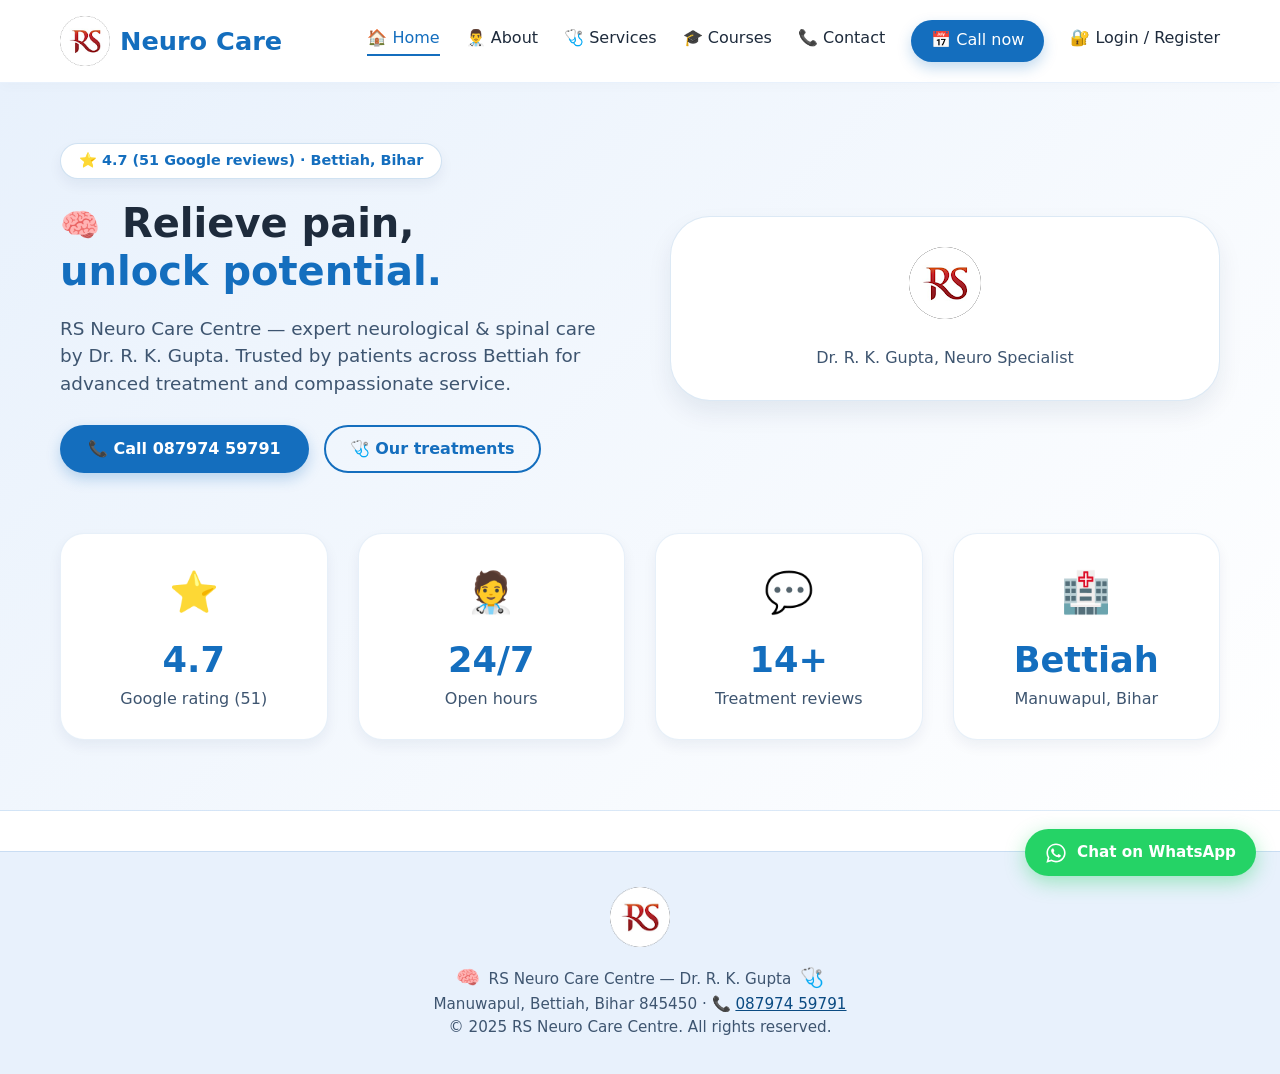
<file: index.html>
<!DOCTYPE html>
<html lang="en">
<head>
  <meta charset="UTF-8">
  <meta name="viewport" content="width=device-width, initial-scale=1.0">
  <title>RS Neuro Care Centre | Dr. R. K. Gupta - Bettiah</title>
  <meta name="description" content="RS Neuro Care Centre Bettiah - Dr. R. K. Gupta. Best neurology, spine care, sciatica, chiropractic and physiotherapy treatments in Bettiah, Bihar. Open 24 hours.">
  <meta name="keywords" content="RS Neuro Care Centre, Dr R K Gupta, Neurologist in Bettiah, Neuro specialist Bettiah, spine care Bettiah, physiotherapy Bettiah, neurology clinic Bihar">
  <meta property="og:title" content="RS Neuro Care Centre | Dr. R. K. Gupta - Bettiah">
  <meta property="og:description" content="Expert Neurological & Spine Care in Bettiah, Bihar. Rated 4.7★ on Google. Call 087974 59791.">
  <meta property="og:type" content="website">
  <link rel="icon" type="image/png" href="rs logo.png">
  <link rel="stylesheet" href="style.css">
  <script src="supabase-config.js"></script>
</head>
<body>
  <header class="navbar">
    <div class="container nav-container">
      <a href="index.html" class="logo">
        <img src="rs logo.png" alt="RS Neuro Care Centre Logo" class="logo-img">
        <span>Neuro Care</span>
      </a>
      <button class="nav-toggle" id="navToggle" aria-label="Toggle navigation menu" aria-expanded="false">
        <span></span>
        <span></span>
        <span></span>
      </button>
      <div class="nav-links" id="navLinks">
        <a href="index.html" class="active-page">🏠 Home</a>
        <a href="about.html">👨‍⚕️ About</a>
        <a href="services.html">🩺 Services</a>
        <a href="courses.html">🎓 Courses</a>
        <a href="contact.html">📞 Contact</a>
        <a href="tel:08797459791" class="btn">📅 Call now</a>
      </div>
    </div>
  </header>

  <main>
    <section class="hero">
      <div class="container">
        <div class="hero-grid">
          <div class="hero-content">
            <div class="badge">⭐ 4.7 (51 Google reviews) · Bettiah, Bihar</div>
            <h1><span class="hero-emoji">🧠</span> Relieve pain, <br> <span style="color: var(--primary-blue);">unlock potential.</span></h1>
            <p>RS Neuro Care Centre — expert neurological & spinal care by Dr. R. K. Gupta. Trusted by patients across Bettiah for advanced treatment and compassionate service.</p>
            <div style="display: flex; gap: 15px; flex-wrap: wrap; margin-top: 28px;">
              <a href="tel:08797459791" class="btn">📞 Call 087974 59791</a>
              <a href="services.html" class="btn btn-outline">🩺 Our treatments</a>
            </div>
          </div>
          <div class="hero-image">
            <img src="rs logo.png" alt="RS Neuro Care Centre" class="hero-logo-img">
            <span>Dr. R. K. Gupta, Neuro Specialist</span>
          </div>
        </div>

        <div class="stats-grid" style="margin-top: 60px;">
          <div class="stat-item">
            <div class="stat-emoji">⭐</div>
            <div class="stat-number">4.7</div>
            <div class="stat-label">Google rating (51)</div>
          </div>
          <div class="stat-item">
            <div class="stat-emoji">🧑‍⚕️</div>
            <div class="stat-number">24/7</div>
            <div class="stat-label">Open hours</div>
          </div>
          <div class="stat-item">
            <div class="stat-emoji">💬</div>
            <div class="stat-number">14+</div>
            <div class="stat-label">Treatment reviews</div>
          </div>
          <div class="stat-item">
            <div class="stat-emoji">🏥</div>
            <div class="stat-number">Bettiah</div>
            <div class="stat-label">Manuwapul, Bihar</div>
          </div>
        </div>
      </div>
    </section>
  </main>

  <footer class="footer">
    <div class="container">
      <img src="rs logo.png" alt="RS Neuro Care Centre Logo" class="footer-logo-img">
      <p>
        <span class="footer-emoji">🧠</span> RS Neuro Care Centre — Dr. R. K. Gupta 
        <span class="footer-emoji">🩺</span><br>
        Manuwapul, Bettiah, Bihar 845450 · 📞 <a href="tel:08797459791" style="color: var(--primary-dark);">087974 59791</a><br>
        © 2025 RS Neuro Care Centre. All rights reserved.
      </p>
    </div>
  </footer>

  <!-- Floating WhatsApp CTA -->
  <a href="https://wa.me/918797459791?text=Namaste%20Dr.%20Gupta,%20mujhe%20appointment%20ke%20liye%20jankari%20chahiye." class="whatsapp-float" target="_blank" rel="noopener noreferrer" title="Chat on WhatsApp">
    <svg xmlns="http://www.w3.org/2000/svg" viewBox="0 0 448 512" width="22" height="22">
      <path d="M380.9 97.1C339 55.1 283.2 32 223.9 32c-122.4 0-222 99.6-222 222 0 39.1 10.2 77.3 29.6 111L0 480l117.7-30.9c32.4 17.7 68.9 27 106.1 27h.1c122.3 0 224.1-99.6 224.1-222 0-59.3-25.2-115-67.1-157zm-157 341.6c-33.2 0-65.7-8.9-94-25.7l-6.7-4-69.8 18.3L72 359.2l-4.4-7c-18.5-29.4-28.2-63.3-28.2-98.2 0-101.7 82.8-184.5 184.6-184.5 49.3 0 95.6 19.2 130.4 54.1 34.8 34.9 56.2 81.2 56.1 130.5 0 101.8-84.9 184.6-186.6 184.6zm101.2-138.2c-5.5-2.8-32.8-16.2-37.9-18-5.1-1.9-8.8-2.8-12.5 2.8-3.7 5.6-14.3 18-17.6 21.8-3.2 3.7-6.5 4.2-12 1.4-32.6-16.3-54-29.1-75.5-66-5.7-9.8 5.7-9.1 16.3-30.3 1.8-3.7.9-6.9-.5-9.7-1.4-2.8-12.5-30.1-17.1-41.2-4.5-10.8-9.1-9.3-12.5-9.5-3.2-.2-6.9-.2-10.6-.2-3.7 0-9.7 1.4-14.8 6.9-5.1 5.6-19.4 19-19.4 46.3 0 27.3 19.9 53.7 22.6 57.4 2.8 3.7 39.1 59.7 94.8 83.8 35.2 15.2 49 16.5 66.6 13.9 10.7-1.6 32.8-13.4 37.4-26.4 4.6-13 4.6-24.1 3.2-26.4-1.3-2.5-5-3.9-10.5-6.6z"/>
    </svg>
    <span>Chat on WhatsApp</span>
  </a>

  <script>
    const navToggle = document.getElementById('navToggle');
    const navLinks = document.getElementById('navLinks');
    if (navToggle && navLinks) {
      navToggle.addEventListener('click', () => {
        const isOpen = navLinks.classList.toggle('nav-open');
        navToggle.classList.toggle('active');
        navToggle.setAttribute('aria-expanded', isOpen);
      });
    }
  </script>
</body>
</html>
</file>
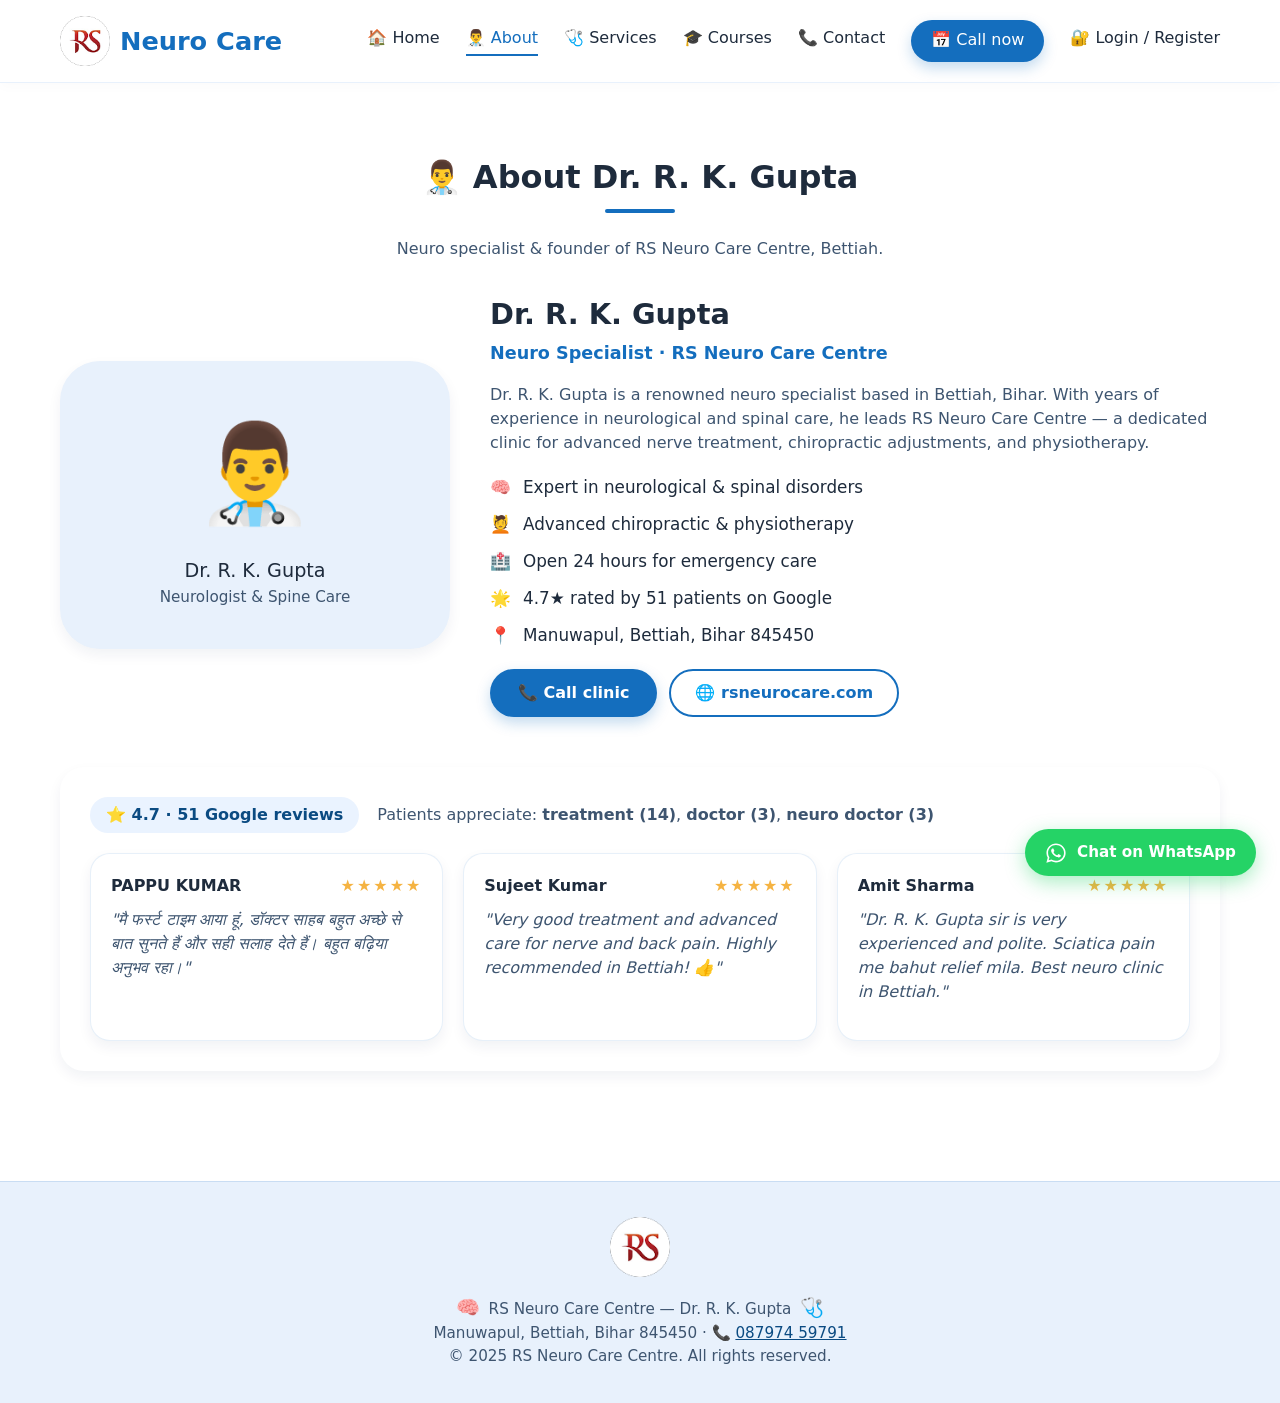
<file: about.html>
<!DOCTYPE html>
<html lang="en">
<head>
  <meta charset="UTF-8">
  <meta name="viewport" content="width=device-width, initial-scale=1.0">
  <title>About Dr. R. K. Gupta | RS Neuro Care Centre Bettiah</title>
  <meta name="description" content="Learn about Dr. R. K. Gupta, leading neuro specialist and founder of RS Neuro Care Centre in Bettiah, Bihar. Expert neurological, spine, and rehabilitation care.">
  <meta name="keywords" content="Dr R K Gupta Bettiah, Neuro specialist Bettiah, neurologist Bettiah Bihar, RS Neuro Care Centre doctor, spine care Bettiah">
  <meta property="og:title" content="About Dr. R. K. Gupta | RS Neuro Care Centre Bettiah">
  <meta property="og:description" content="Meet Dr. R. K. Gupta, Neuro Specialist at RS Neuro Care Centre, Bettiah, Bihar. 4.7★ rated care.">
  <meta property="og:type" content="website">
  <link rel="icon" type="image/png" href="rs logo.png">
  <link rel="stylesheet" href="style.css">
  <script src="supabase-config.js"></script>
</head>
<body>
  <header class="navbar">
    <div class="container nav-container">
      <a href="index.html" class="logo">
        <img src="rs logo.png" alt="RS Neuro Care Centre Logo" class="logo-img">
        <span>Neuro Care</span>
      </a>
      <button class="nav-toggle" id="navToggle" aria-label="Toggle navigation menu" aria-expanded="false">
        <span></span>
        <span></span>
        <span></span>
      </button>
      <div class="nav-links" id="navLinks">
        <a href="index.html">🏠 Home</a>
        <a href="about.html" class="active-page">👨‍⚕️ About</a>
        <a href="services.html">🩺 Services</a>
        <a href="courses.html">🎓 Courses</a>
        <a href="contact.html">📞 Contact</a>
        <a href="tel:08797459791" class="btn">📅 Call now</a>
      </div>
    </div>
  </header>

  <main>
    <section class="section">
      <div class="container">
        <div class="section-title">
          <h2>👨‍⚕️ About Dr. R. K. Gupta</h2>
          <p>Neuro specialist & founder of RS Neuro Care Centre, Bettiah.</p>
        </div>
        <div class="profile-grid">
          <div class="profile-avatar">
            👨‍⚕️
            <div style="font-size: 1.2rem; margin-top: 12px;">Dr. R. K. Gupta</div>
            <div style="font-size: 0.95rem; color: var(--text-soft);">Neurologist & Spine Care</div>
          </div>
          <div class="profile-details">
            <h3>Dr. R. K. Gupta</h3>
            <div class="profile-title">Neuro Specialist · RS Neuro Care Centre</div>
            <p>Dr. R. K. Gupta is a renowned neuro specialist based in Bettiah, Bihar. With years of experience in neurological and spinal care, he leads RS Neuro Care Centre — a dedicated clinic for advanced nerve treatment, chiropractic adjustments, and physiotherapy.</p>
            <ul class="profile-list">
              <li><span>🧠</span> Expert in neurological & spinal disorders</li>
              <li><span>💆</span> Advanced chiropractic & physiotherapy</li>
              <li><span>🏥</span> Open 24 hours for emergency care</li>
              <li><span>🌟</span> 4.7★ rated by 51 patients on Google</li>
              <li><span>📍</span> Manuwapul, Bettiah, Bihar 845450</li>
            </ul>
            <div style="display: flex; gap: 12px; flex-wrap: wrap;">
              <a href="tel:08797459791" class="btn">📞 Call clinic</a>
              <a href="https://rsneurocare.com" target="_blank" class="btn btn-outline">🌐 rsneurocare.com</a>
            </div>
          </div>
        </div>

        <div style="margin-top: 50px; background: white; border-radius: 24px; padding: 30px; box-shadow: var(--shadow-sm);">
          <div style="display: flex; align-items: center; gap: 18px; flex-wrap: wrap; margin-bottom: 20px;">
            <span class="rating-badge">⭐ 4.7 · 51 Google reviews</span>
            <span style="color: var(--text-soft);">Patients appreciate: <strong>treatment (14)</strong>, <strong>doctor (3)</strong>, <strong>neuro doctor (3)</strong></span>
          </div>
          <div style="display: flex; gap: 20px; flex-wrap: wrap;">
            <div class="review-card" style="flex: 1 1 250px;">
              <div class="review-header"><span class="reviewer">PAPPU KUMAR</span><span class="review-stars">★★★★★</span></div>
              <p class="review-text">"मै फर्स्ट टाइम आया हूं, डॉक्टर साहब बहुत अच्छे से बात सुनते हैं और सही सलाह देते हैं। बहुत बढ़िया अनुभव रहा।"</p>
            </div>
            <div class="review-card" style="flex: 1 1 250px;">
              <div class="review-header"><span class="reviewer">Sujeet Kumar</span><span class="review-stars">★★★★★</span></div>
              <p class="review-text">"Very good treatment and advanced care for nerve and back pain. Highly recommended in Bettiah! 👍"</p>
            </div>
            <div class="review-card" style="flex: 1 1 250px;">
              <div class="review-header"><span class="reviewer">Amit Sharma</span><span class="review-stars">★★★★★</span></div>
              <p class="review-text">"Dr. R. K. Gupta sir is very experienced and polite. Sciatica pain me bahut relief mila. Best neuro clinic in Bettiah."</p>
            </div>
          </div>
        </div>
      </div>
    </section>
  </main>

  <footer class="footer">
    <div class="container">
      <img src="rs logo.png" alt="RS Neuro Care Centre Logo" class="footer-logo-img">
      <p>
        <span class="footer-emoji">🧠</span> RS Neuro Care Centre — Dr. R. K. Gupta 
        <span class="footer-emoji">🩺</span><br>
        Manuwapul, Bettiah, Bihar 845450 · 📞 <a href="tel:08797459791" style="color: var(--primary-dark);">087974 59791</a><br>
        © 2025 RS Neuro Care Centre. All rights reserved.
      </p>
    </div>
  </footer>

  <!-- Floating WhatsApp CTA -->
  <a href="https://wa.me/918797459791?text=Namaste%20Dr.%20Gupta,%20mujhe%20appointment%20ke%20liye%20jankari%20chahiye." class="whatsapp-float" target="_blank" rel="noopener noreferrer" title="Chat on WhatsApp">
    <svg xmlns="http://www.w3.org/2000/svg" viewBox="0 0 448 512" width="22" height="22">
      <path d="M380.9 97.1C339 55.1 283.2 32 223.9 32c-122.4 0-222 99.6-222 222 0 39.1 10.2 77.3 29.6 111L0 480l117.7-30.9c32.4 17.7 68.9 27 106.1 27h.1c122.3 0 224.1-99.6 224.1-222 0-59.3-25.2-115-67.1-157zm-157 341.6c-33.2 0-65.7-8.9-94-25.7l-6.7-4-69.8 18.3L72 359.2l-4.4-7c-18.5-29.4-28.2-63.3-28.2-98.2 0-101.7 82.8-184.5 184.6-184.5 49.3 0 95.6 19.2 130.4 54.1 34.8 34.9 56.2 81.2 56.1 130.5 0 101.8-84.9 184.6-186.6 184.6zm101.2-138.2c-5.5-2.8-32.8-16.2-37.9-18-5.1-1.9-8.8-2.8-12.5 2.8-3.7 5.6-14.3 18-17.6 21.8-3.2 3.7-6.5 4.2-12 1.4-32.6-16.3-54-29.1-75.5-66-5.7-9.8 5.7-9.1 16.3-30.3 1.8-3.7.9-6.9-.5-9.7-1.4-2.8-12.5-30.1-17.1-41.2-4.5-10.8-9.1-9.3-12.5-9.5-3.2-.2-6.9-.2-10.6-.2-3.7 0-9.7 1.4-14.8 6.9-5.1 5.6-19.4 19-19.4 46.3 0 27.3 19.9 53.7 22.6 57.4 2.8 3.7 39.1 59.7 94.8 83.8 35.2 15.2 49 16.5 66.6 13.9 10.7-1.6 32.8-13.4 37.4-26.4 4.6-13 4.6-24.1 3.2-26.4-1.3-2.5-5-3.9-10.5-6.6z"/>
    </svg>
    <span>Chat on WhatsApp</span>
  </a>

  <script>
    const navToggle = document.getElementById('navToggle');
    const navLinks = document.getElementById('navLinks');
    if (navToggle && navLinks) {
      navToggle.addEventListener('click', () => {
        const isOpen = navLinks.classList.toggle('nav-open');
        navToggle.classList.toggle('active');
        navToggle.setAttribute('aria-expanded', isOpen);
      });
    }
  </script>
</body>
</html>
</file>
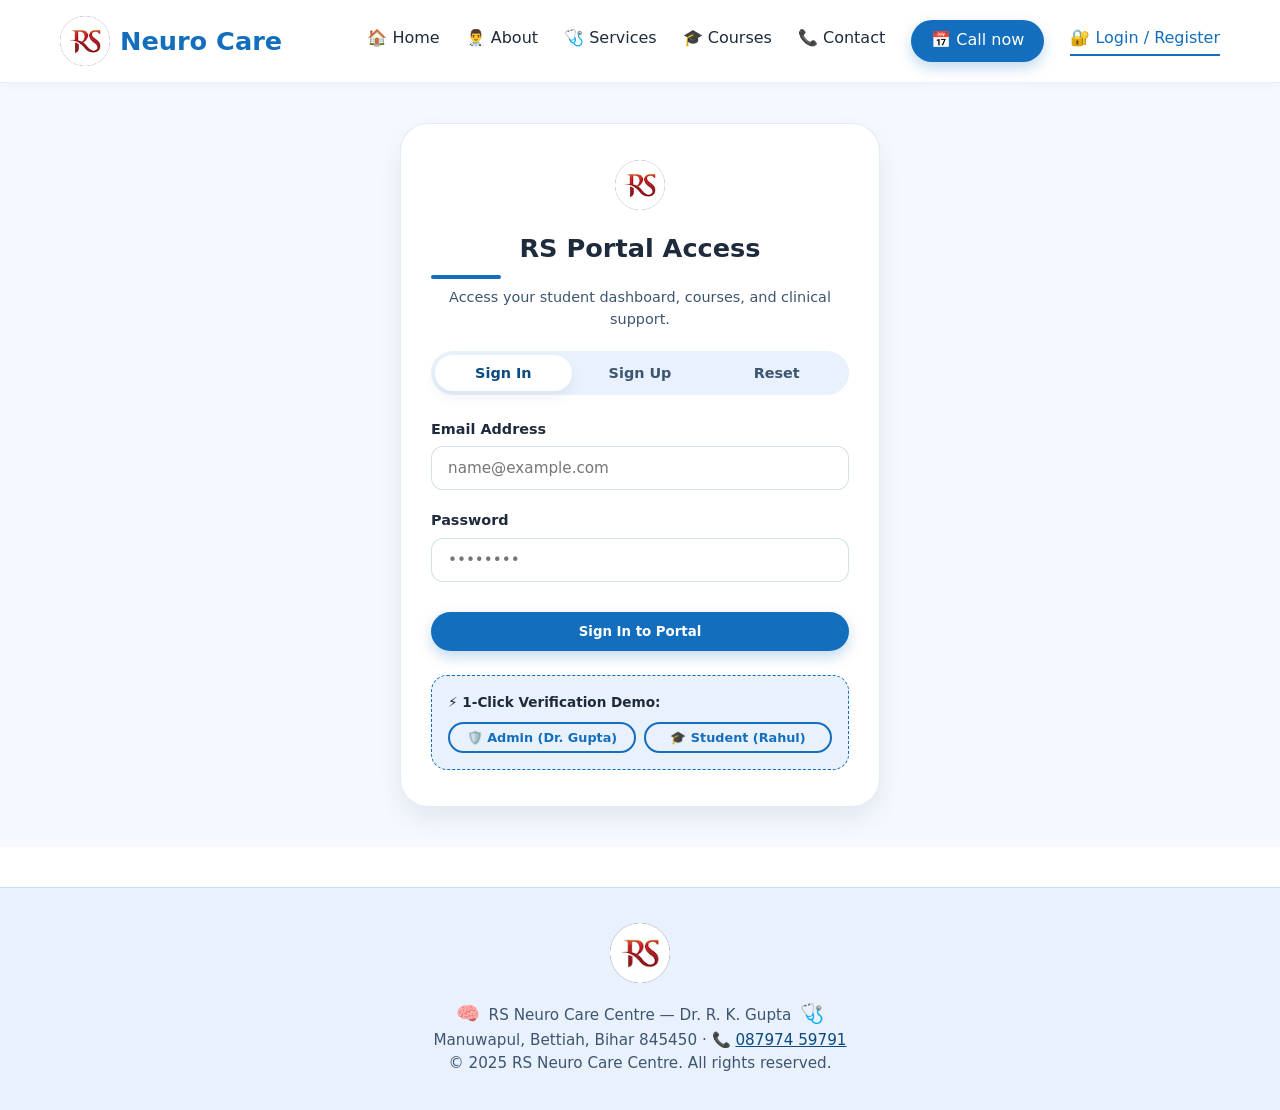
<file: admin.html>
<!DOCTYPE html>
<html lang="en">
<head>
  <meta charset="UTF-8">
  <meta name="viewport" content="width=device-width, initial-scale=1.0">
  <title>Admin Management Console | RS Neuro Care Centre</title>
  <meta name="description" content="Administrative control panel for RS Neuro Care Centre platform.">
  <link rel="icon" type="image/png" href="rs logo.png">
  <link rel="stylesheet" href="style.css">
  <script src="supabase-config.js"></script>
</head>
<body style="background: var(--gray-light);">
  <header class="navbar">
    <div class="container nav-container">
      <a href="index.html" class="logo">
        <img src="rs logo.png" alt="RS Neuro Care Centre Logo" class="logo-img">
        <span>Neuro Care</span>
      </a>
      <button class="nav-toggle" id="navToggle" aria-label="Toggle navigation menu" aria-expanded="false">
        <span></span>
        <span></span>
        <span></span>
      </button>
      <div class="nav-links" id="navLinks">
        <a href="index.html">🏠 Home</a>
        <a href="about.html">👨‍⚕️ About</a>
        <a href="services.html">🩺 Services</a>
        <a href="courses.html">🎓 Courses</a>
        <a href="contact.html">📞 Contact</a>
        <a href="tel:08797459791" class="btn">📅 Call now</a>
      </div>
    </div>
  </header>

  <main class="container">
    <div class="dashboard-layout">
      <!-- Admin Sidebar -->
      <aside class="dashboard-sidebar">
        <div style="text-align: center; margin-bottom: 20px; padding-bottom: 16px; border-bottom: 1px solid var(--soft-blue);">
          <div style="font-size: 3rem; margin-bottom: 6px;">🛡️</div>
          <h3 id="adminUserName" style="font-size: 1.1rem; margin-bottom: 2px;">Administrator</h3>
          <span class="badge badge-admin">Master Admin</span>
        </div>
        <ul class="dashboard-menu">
          <li>
            <button class="dashboard-menu-item active" onclick="switchAdminTab('overview', this)">
              <span>📊</span> System Overview
            </button>
          </li>
          <li>
            <button class="dashboard-menu-item" onclick="switchAdminTab('enrollments', this)">
              <span>📋</span> Enrollments <span class="badge badge-pending" id="badgePendingCount" style="margin-left: auto;">0</span>
            </button>
          </li>
          <li>
            <button class="dashboard-menu-item" onclick="switchAdminTab('courses', this)">
              <span>🎓</span> Manage Courses
            </button>
          </li>
          <li>
            <button class="dashboard-menu-item" onclick="switchAdminTab('support', this)">
              <span>💬</span> Support Inbox <span class="badge badge-urgent" id="badgeOpenTicketsCount" style="margin-left: auto;">0</span>
            </button>
          </li>
          <li>
            <button class="dashboard-menu-item" onclick="switchAdminTab('users', this)">
              <span>👥</span> User Accounts
            </button>
          </li>
          <li>
            <button class="dashboard-menu-item" onclick="switchAdminTab('audit', this)">
              <span>📜</span> Security Audit Log
            </button>
          </li>
          <li style="margin-top: 16px; border-top: 1px solid var(--soft-blue); padding-top: 10px;">
            <button class="dashboard-menu-item" style="color: #b42318;" onclick="handleAdminLogout()">
              <span>🚪</span> Logout
            </button>
          </li>
        </ul>
      </aside>

      <!-- Main Admin Panel Content -->
      <section class="dashboard-main">
        
        <!-- TAB: SYSTEM OVERVIEW -->
        <div id="adminTabOverview">
          <div class="metrics-grid">
            <div class="metric-card">
              <div class="metric-label">Total Users</div>
              <div class="metric-value" id="metricUsers">0</div>
              <small style="color: var(--text-soft);">Registered accounts</small>
            </div>
            <div class="metric-card">
              <div class="metric-label">Enrollments</div>
              <div class="metric-value" id="metricEnrollments">0</div>
              <small style="color: var(--text-soft);">Total applications</small>
            </div>
            <div class="metric-card">
              <div class="metric-label">Pending Review</div>
              <div class="metric-value" id="metricPending" style="color: #b76e00;">0</div>
              <small style="color: var(--text-soft);">Requires counseling</small>
            </div>
            <div class="metric-card">
              <div class="metric-label">Open Tickets</div>
              <div class="metric-value" id="metricTickets" style="color: #b42318;">0</div>
              <small style="color: var(--text-soft);">Unresolved queries</small>
            </div>
          </div>

          <div class="card" style="padding: 24px; margin-bottom: 24px;">
            <div style="display: flex; justify-content: space-between; align-items: center; margin-bottom: 12px;">
              <h3 style="font-size: 1.2rem;">⚡ Recent Administrative Activity</h3>
              <button class="btn btn-outline" style="padding: 4px 10px; font-size: 0.8rem;" onclick="switchAdminTab('audit')">View Full Audit Log</button>
            </div>
            <div id="overviewAuditStream">
              <p style="color: var(--text-soft); font-size: 0.9rem;">Loading recent system events...</p>
            </div>
          </div>
        </div>

        <!-- TAB: ENROLLMENT MANAGEMENT -->
        <div id="adminTabEnrollments" class="card" style="display: none; padding: 30px;">
          <div style="display: flex; justify-content: space-between; align-items: center; flex-wrap: wrap; gap: 12px; margin-bottom: 16px;">
            <div>
              <h2 style="font-size: 1.5rem; margin-bottom: 4px;">📋 Course Enrollment Applications</h2>
              <p>Review student applications, update admission statuses, and leave counselor notes.</p>
            </div>
            <div>
              <select id="enrollmentStatusFilter" class="form-control" style="width: auto; display: inline-block;" onchange="loadAdminEnrollments()">
                <option value="all">All Statuses</option>
                <option value="pending">Pending Only</option>
                <option value="contacted">Contacted</option>
                <option value="approved">Approved</option>
                <option value="rejected">Rejected</option>
                <option value="completed">Completed</option>
              </select>
            </div>
          </div>

          <div id="adminEnrollmentsTable" class="rs-table-container">
            <p style="padding: 20px; text-align: center; color: var(--text-soft);">Loading enrollments...</p>
          </div>
        </div>

        <!-- TAB: COURSE MANAGEMENT -->
        <div id="adminTabCourses" class="card" style="display: none; padding: 30px;">
          <div style="display: flex; justify-content: space-between; align-items: center; flex-wrap: wrap; gap: 12px; margin-bottom: 16px;">
            <div>
              <h2 style="font-size: 1.5rem; margin-bottom: 4px;">🎓 Educational Programs & Workshops</h2>
              <p>Manage courses published on the public website.</p>
            </div>
            <button class="btn" style="padding: 8px 18px; font-size: 0.88rem;" onclick="openAddCourseModal()">➕ Add New Course</button>
          </div>

          <div id="adminCoursesTable" class="rs-table-container">
            <p style="padding: 20px; text-align: center; color: var(--text-soft);">Loading course programs...</p>
          </div>
        </div>

        <!-- TAB: SUPPORT INBOX -->
        <div id="adminTabSupport" class="card" style="display: none; padding: 30px;">
          <div style="display: flex; justify-content: space-between; align-items: center; flex-wrap: wrap; gap: 12px; margin-bottom: 16px;">
            <div>
              <h2 style="font-size: 1.5rem; margin-bottom: 4px;">💬 Support & Patient Queries</h2>
              <p>Respond to clinical inquiries and student tickets.</p>
            </div>
          </div>

          <div id="adminSupportTable" class="rs-table-container">
            <p style="padding: 20px; text-align: center; color: var(--text-soft);">Loading support tickets...</p>
          </div>
        </div>

        <!-- TAB: USER MANAGEMENT -->
        <div id="adminTabUsers" class="card" style="display: none; padding: 30px;">
          <div style="display: flex; justify-content: space-between; align-items: center; flex-wrap: wrap; gap: 12px; margin-bottom: 16px;">
            <div>
              <h2 style="font-size: 1.5rem; margin-bottom: 4px;">👥 User Accounts & Roles</h2>
              <p>Search registered accounts and manage account statuses.</p>
            </div>
            <input type="text" id="userSearchInput" class="form-control" placeholder="Search by name or email..." style="max-width: 250px;" oninput="filterAdminUsers()">
          </div>

          <div id="adminUsersTable" class="rs-table-container">
            <p style="padding: 20px; text-align: center; color: var(--text-soft);">Loading users...</p>
          </div>
        </div>

        <!-- TAB: SECURITY AUDIT LOG -->
        <div id="adminTabAudit" class="card" style="display: none; padding: 30px;">
          <div style="display: flex; justify-content: space-between; align-items: center; margin-bottom: 16px;">
            <div>
              <h2 style="font-size: 1.5rem; margin-bottom: 4px;">📜 Security & Action Audit Trail</h2>
              <p>Tamper-evident record of all system and administrative events.</p>
            </div>
            <button class="btn btn-outline" style="padding: 6px 14px; font-size: 0.85rem;" onclick="loadAdminAuditLogs()">🔄 Refresh</button>
          </div>

          <div id="adminAuditTable" class="rs-table-container">
            <p style="padding: 20px; text-align: center; color: var(--text-soft);">Loading audit records...</p>
          </div>
        </div>

      </section>
    </div>
  </main>

  <!-- Modal: Add / Edit Course -->
  <div class="rs-modal-backdrop" id="modalCourseForm">
    <div class="rs-modal-content">
      <button class="rs-modal-close" onclick="closeModal('modalCourseForm')">✕</button>
      <h3 id="courseModalTitle" style="font-size: 1.3rem; margin-bottom: 8px;">Create New Course</h3>
      <form onsubmit="handleSaveCourse(event)">
        <input type="hidden" id="courseEditId">
        <div class="form-group">
          <label class="form-label">Course Title</label>
          <input type="text" id="courseTitle" class="form-control" placeholder="e.g. Fellowship in Spinal Care" required>
        </div>
        <div class="form-group">
          <label class="form-label">Duration</label>
          <input type="text" id="courseDuration" class="form-control" placeholder="e.g. 6 months · weekend batches" required>
        </div>
        <div class="form-group">
          <label class="form-label">Eligibility Criteria</label>
          <input type="text" id="courseEligibility" class="form-control" placeholder="e.g. BPT / GNM / MBBS" required>
        </div>
        <div class="form-group">
          <label class="form-label">Tuition Fee (₹)</label>
          <input type="number" id="courseFee" class="form-control" placeholder="0 for free" required>
        </div>
        <div class="form-group">
          <label class="form-label">Status</label>
          <select id="courseStatus" class="form-control" required>
            <option value="published">Published (Visible on site)</option>
            <option value="draft">Draft (Hidden)</option>
          </select>
        </div>
        <div class="form-group">
          <label class="form-label">Description & Highlights</label>
          <textarea id="courseDescription" class="form-control" rows="3" placeholder="Course syllabus and practical techniques..." required></textarea>
        </div>
        <div style="display: flex; gap: 10px; margin-top: 20px;">
          <button type="submit" class="btn" style="flex: 1;">Save Program</button>
          <button type="button" class="btn btn-outline" onclick="closeModal('modalCourseForm')">Cancel</button>
        </div>
      </form>
    </div>
  </div>

  <!-- Modal: Admin Reply & Ticket Management -->
  <div class="rs-modal-backdrop" id="modalAdminTicket">
    <div class="rs-modal-content" style="max-width: 650px;">
      <button class="rs-modal-close" onclick="closeModal('modalAdminTicket')">✕</button>
      <div style="margin-bottom: 12px;">
        <span class="badge" id="adminTicketStatusBadge">Open</span>
        <h3 id="adminTicketSubject" style="font-size: 1.3rem; margin: 8px 0 4px;">Ticket Subject</h3>
        <p style="font-size: 0.82rem; color: var(--text-soft);" id="adminTicketMeta">User details...</p>
      </div>

      <!-- Messages Thread -->
      <div class="chat-thread" id="adminTicketMessages">
        <p style="text-align: center; color: var(--text-soft);">Loading conversation...</p>
      </div>

      <!-- Status Updater & Reply -->
      <form onsubmit="handleAdminTicketReply(event)">
        <input type="hidden" id="activeAdminTicketId">
        <div style="display: flex; gap: 10px; margin-bottom: 10px;">
          <div style="flex: 1;">
            <label class="form-label">Change Status</label>
            <select id="adminTicketStatusSelect" class="form-control">
              <option value="open">Open</option>
              <option value="in_progress">In Progress</option>
              <option value="waiting_user">Waiting for User</option>
              <option value="resolved">Resolved</option>
              <option value="closed">Closed</option>
            </select>
          </div>
          <div style="flex: 1;">
            <label class="form-label">Priority</label>
            <select id="adminTicketPrioritySelect" class="form-control">
              <option value="low">Low</option>
              <option value="medium">Medium</option>
              <option value="high">High</option>
              <option value="urgent">Urgent</option>
            </select>
          </div>
        </div>
        <div class="form-group" style="margin-bottom: 8px;">
          <textarea id="adminReplyText" class="form-control" rows="3" placeholder="Write response to student/patient..." required></textarea>
        </div>
        <button type="submit" class="btn" style="width: 100%;">💬 Send Response</button>
      </form>
    </div>
  </div>

  <footer class="footer">
    <div class="container">
      <img src="rs logo.png" alt="RS Neuro Care Centre Logo" class="footer-logo-img">
      <p>
        <span class="footer-emoji">🧠</span> RS Neuro Care Centre — Dr. R. K. Gupta 
        <span class="footer-emoji">🩺</span><br>
        Manuwapul, Bettiah, Bihar 845450 · 📞 <a href="tel:08797459791" style="color: var(--primary-dark);">087974 59791</a><br>
        © 2025 RS Neuro Care Centre. All rights reserved.
      </p>
    </div>
  </footer>

  <script>
    // Navigation toggle
    const navToggle = document.getElementById('navToggle');
    const navLinks = document.getElementById('navLinks');
    if (navToggle && navLinks) {
      navToggle.addEventListener('click', () => {
        const isOpen = navLinks.classList.toggle('nav-open');
        navToggle.classList.toggle('active');
        navToggle.setAttribute('aria-expanded', isOpen);
      });
    }

    // RBAC Security Boundary: Must be Admin
    if (!RSApp.requireAuth('admin')) {
      // Redirect handled by requireAuth
    }

    let allAdminUsers = [];

    document.addEventListener('DOMContentLoaded', async () => {
      const user = RSApp.getCurrentUser();
      if (user) {
        document.getElementById('adminUserName').textContent = user.full_name;
      }
      loadOverviewMetrics();
    });

    function switchAdminTab(tab, btn) {
      document.querySelectorAll('.dashboard-menu-item').forEach(b => b.classList.remove('active'));
      if (btn) btn.classList.add('active');

      const tabs = ['overview', 'enrollments', 'courses', 'support', 'users', 'audit'];
      tabs.forEach(t => {
        const el = document.getElementById('adminTab' + t.charAt(0).toUpperCase() + t.slice(1));
        if (el) el.style.display = t === tab ? 'block' : 'none';
      });

      if (tab === 'overview') loadOverviewMetrics();
      if (tab === 'enrollments') loadAdminEnrollments();
      if (tab === 'courses') loadAdminCourses();
      if (tab === 'support') loadAdminSupport();
      if (tab === 'users') loadAdminUsers();
      if (tab === 'audit') loadAdminAuditLogs();
    }

    function closeModal(id) {
      document.getElementById(id).classList.remove('active');
    }

    // --- Overview Metrics ---
    async function loadOverviewMetrics() {
      const usersRes = await RSApp.getUsers();
      const enrollRes = await RSApp.getEnrollments();
      const courseRes = await RSApp.getCourses();
      const ticketRes = await RSApp.getTickets();
      const auditRes = await RSApp.getAuditLogs();

      const users = usersRes.data || [];
      const enrollments = enrollRes.data || [];
      const courses = courseRes.data || [];
      const tickets = ticketRes.data || [];
      const audit = auditRes.data || [];

      const pendingCount = enrollments.filter(e => e.status === 'pending').length;
      const openTicketCount = tickets.filter(t => t.status === 'open' || t.status === 'in_progress').length;

      document.getElementById('metricUsers').textContent = users.length;
      document.getElementById('metricEnrollments').textContent = enrollments.length;
      document.getElementById('metricPending').textContent = pendingCount;
      document.getElementById('metricTickets').textContent = openTicketCount;

      document.getElementById('badgePendingCount').textContent = pendingCount;
      document.getElementById('badgeOpenTicketsCount').textContent = openTicketCount;

      // Recent audit stream
      const auditStream = document.getElementById('overviewAuditStream');
      if (audit.length === 0) {
        auditStream.innerHTML = '<p style="color: var(--text-soft);">No recent events.</p>';
      } else {
        let streamHtml = '<ul style="list-style: none; padding: 0; display: flex; flex-direction: column; gap: 8px;">';
        audit.slice(0, 5).forEach(a => {
          const time = new Date(a.created_at).toLocaleString();
          streamHtml += `
            <li style="font-size: 0.88rem; padding: 8px 12px; background: var(--gray-light); border-radius: 8px; display: flex; justify-content: space-between;">
              <span><strong>${RSApp.escapeHTML(a.action)}</strong> (${RSApp.escapeHTML(a.entity_type)}) by ${RSApp.escapeHTML(a.actor_name)}</span>
              <span style="color: var(--text-soft); font-size: 0.8rem;">${time}</span>
            </li>
          `;
        });
        streamHtml += '</ul>';
        auditStream.innerHTML = streamHtml;
      }
    }

    // --- Enrollments Management ---
    async function loadAdminEnrollments() {
      const container = document.getElementById('adminEnrollmentsTable');
      const filter = document.getElementById('enrollmentStatusFilter').value;
      const { data, error } = await RSApp.getEnrollments();

      if (error || !data || data.length === 0) {
        container.innerHTML = '<p style="padding: 20px; text-align: center; color: var(--text-soft);">No enrollments found.</p>';
        return;
      }

      const filtered = filter === 'all' ? data : data.filter(e => e.status === filter);

      let html = `
        <table class="rs-table">
          <thead>
            <tr>
              <th>Applicant Name</th>
              <th>Contact Phone</th>
              <th>Applied Course</th>
              <th>Date</th>
              <th>Status</th>
              <th>Counselor Action</th>
            </tr>
          </thead>
          <tbody>
      `;

      filtered.forEach(enr => {
        const studentName = RSApp.escapeHTML(enr.user ? enr.user.full_name : 'Unknown');
        const studentPhone = RSApp.escapeHTML(enr.user ? enr.user.phone : 'N/A');
        const courseTitle = RSApp.escapeHTML(enr.course ? enr.course.title : 'Program');
        const date = new Date(enr.enrollment_date).toLocaleDateString();

        html += `
          <tr>
            <td><strong>${studentName}</strong></td>
            <td><a href="tel:${studentPhone}" style="color: var(--primary-blue);">${studentPhone}</a></td>
            <td>${courseTitle}</td>
            <td><small>${date}</small></td>
            <td>
              <select class="form-control" style="padding: 4px 8px; font-size: 0.82rem;" onchange="updateEnrollmentStatus('${enr.id}', this.value)">
                <option value="pending" ${enr.status === 'pending' ? 'selected' : ''}>Pending</option>
                <option value="contacted" ${enr.status === 'contacted' ? 'selected' : ''}>Contacted</option>
                <option value="approved" ${enr.status === 'approved' ? 'selected' : ''}>Approved</option>
                <option value="rejected" ${enr.status === 'rejected' ? 'selected' : ''}>Rejected</option>
                <option value="completed" ${enr.status === 'completed' ? 'selected' : ''}>Completed</option>
              </select>
            </td>
            <td>
              <a href="https://wa.me/${studentPhone}?text=${encodeURIComponent('Namaste ' + studentName + ', this is Dr. Gupta from RS Neuro Care regarding your admission application.')}" target="_blank" rel="noopener noreferrer" class="btn btn-outline" style="padding: 4px 10px; font-size: 0.8rem;">
                💬 WhatsApp
              </a>
            </td>
          </tr>
        `;
      });

      html += '</tbody></table>';
      container.innerHTML = html;
    }

    async function updateEnrollmentStatus(id, newStatus) {
      await RSApp.updateEnrollmentStatus(id, newStatus);
      loadOverviewMetrics();
    }

    // --- Course Management ---
    async function loadAdminCourses() {
      const container = document.getElementById('adminCoursesTable');
      const { data, error } = await RSApp.getCourses();

      if (error || !data || data.length === 0) {
        container.innerHTML = '<p style="padding: 20px; text-align: center; color: var(--text-soft);">No courses found.</p>';
        return;
      }

      let html = `
        <table class="rs-table">
          <thead>
            <tr>
              <th>Course Program</th>
              <th>Duration</th>
              <th>Eligibility</th>
              <th>Fee</th>
              <th>Status</th>
              <th>Action</th>
            </tr>
          </thead>
          <tbody>
      `;

      data.forEach(crs => {
        const title = RSApp.escapeHTML(crs.title);
        const duration = RSApp.escapeHTML(crs.duration);
        const elig = RSApp.escapeHTML(crs.eligibility);
        const fee = crs.fee > 0 ? '₹' + Number(crs.fee).toLocaleString() : 'Free';
        const statusBadge = crs.status === 'published' ? '<span class="badge badge-approved">Published</span>' : '<span class="badge badge-pending">Draft</span>';

        html += `
          <tr>
            <td><strong>${title}</strong></td>
            <td>${duration}</td>
            <td><small>${elig}</small></td>
            <td><strong>${fee}</strong></td>
            <td>${statusBadge}</td>
            <td>
              <button class="btn btn-outline" style="padding: 4px 10px; font-size: 0.8rem;" onclick="editCourseModal('${crs.id}')">
                ✏️ Edit
              </button>
            </td>
          </tr>
        `;
      });

      html += '</tbody></table>';
      container.innerHTML = html;
    }

    function openAddCourseModal() {
      document.getElementById('courseModalTitle').textContent = 'Create New Course';
      document.getElementById('courseEditId').value = '';
      document.getElementById('courseTitle').value = '';
      document.getElementById('courseDuration').value = '';
      document.getElementById('courseEligibility').value = '';
      document.getElementById('courseFee').value = '';
      document.getElementById('courseStatus').value = 'published';
      document.getElementById('courseDescription').value = '';
      document.getElementById('modalCourseForm').classList.add('active');
    }

    async function editCourseModal(courseId) {
      const { data } = await RSApp.getCourses();
      const course = data.find(c => c.id === courseId);
      if (!course) return;

      document.getElementById('courseModalTitle').textContent = 'Edit Course Program';
      document.getElementById('courseEditId').value = course.id;
      document.getElementById('courseTitle').value = course.title;
      document.getElementById('courseDuration').value = course.duration;
      document.getElementById('courseEligibility').value = course.eligibility;
      document.getElementById('courseFee').value = course.fee;
      document.getElementById('courseStatus').value = course.status;
      document.getElementById('courseDescription').value = course.description;
      document.getElementById('modalCourseForm').classList.add('active');
    }

    async function handleSaveCourse(e) {
      e.preventDefault();
      const id = document.getElementById('courseEditId').value;
      const courseData = {
        title: document.getElementById('courseTitle').value,
        duration: document.getElementById('courseDuration').value,
        eligibility: document.getElementById('courseEligibility').value,
        fee: parseFloat(document.getElementById('courseFee').value) || 0,
        status: document.getElementById('courseStatus').value,
        description: document.getElementById('courseDescription').value
      };
      if (id) courseData.id = id;

      await RSApp.saveCourse(courseData);
      closeModal('modalCourseForm');
      loadAdminCourses();
      loadOverviewMetrics();
    }

    // --- Support Inbox Management ---
    async function loadAdminSupport() {
      const container = document.getElementById('adminSupportTable');
      const { data, error } = await RSApp.getTickets();

      if (error || !data || data.length === 0) {
        container.innerHTML = '<p style="padding: 20px; text-align: center; color: var(--text-soft);">No support tickets.</p>';
        return;
      }

      let html = `
        <table class="rs-table">
          <thead>
            <tr>
              <th>User Name</th>
              <th>Subject</th>
              <th>Category</th>
              <th>Priority</th>
              <th>Status</th>
              <th>Action</th>
            </tr>
          </thead>
          <tbody>
      `;

      data.forEach(tkt => {
        const userName = RSApp.escapeHTML(tkt.user ? tkt.user.full_name : 'User');
        const subject = RSApp.escapeHTML(tkt.subject);
        const category = RSApp.escapeHTML(tkt.category.replace('_', ' ').toUpperCase());
        const priorityBadge = '<span class="badge badge-' + tkt.priority + '">' + tkt.priority.toUpperCase() + '</span>';
        const statusBadge = '<span class="badge badge-' + tkt.status + '">' + tkt.status.replace('_', ' ').toUpperCase() + '</span>';

        html += `
          <tr>
            <td><strong>${userName}</strong></td>
            <td>${subject}</td>
            <td><small>${category}</small></td>
            <td>${priorityBadge}</td>
            <td>${statusBadge}</td>
            <td>
              <button class="btn btn-outline" style="padding: 4px 10px; font-size: 0.8rem;" onclick="adminViewTicket('${tkt.id}')">
                💬 Reply & Manage
              </button>
            </td>
          </tr>
        `;
      });

      html += '</tbody></table>';
      container.innerHTML = html;
    }

    async function adminViewTicket(ticketId) {
      const { data, error } = await RSApp.getTicketMessages(ticketId);
      if (error) {
        alert(error.message);
        return;
      }

      const { ticket, messages } = data;
      document.getElementById('activeAdminTicketId').value = ticket.id;
      document.getElementById('adminTicketSubject').textContent = ticket.subject;
      document.getElementById('adminTicketMeta').textContent = `User: ${ticket.user ? ticket.user.full_name : 'User'} · Category: ${ticket.category.toUpperCase()} · Priority: ${ticket.priority.toUpperCase()}`;
      
      const badge = document.getElementById('adminTicketStatusBadge');
      badge.textContent = ticket.status.replace('_', ' ').toUpperCase();
      badge.className = 'badge badge-' + ticket.status;

      document.getElementById('adminTicketStatusSelect').value = ticket.status;
      document.getElementById('adminTicketPrioritySelect').value = ticket.priority;

      const thread = document.getElementById('adminTicketMessages');
      if (messages.length === 0) {
        thread.innerHTML = '<p style="text-align: center; color: var(--text-soft);">No messages yet.</p>';
      } else {
        let msgHtml = '';
        messages.forEach(m => {
          const isAdmin = m.sender.role === 'admin';
          const bubbleClass = isAdmin ? 'chat-bubble-admin' : 'chat-bubble-user';
          const senderLabel = isAdmin ? 'You (Staff)' : RSApp.escapeHTML(m.sender.full_name);
          const time = new Date(m.created_at).toLocaleTimeString([], { hour: '2-digit', minute: '2-digit' });

          msgHtml += `
            <div class="chat-bubble ${bubbleClass}">
              <div>${RSApp.escapeHTML(m.message)}</div>
              <div class="chat-meta"><strong>${senderLabel}</strong> · ${time}</div>
            </div>
          `;
        });
        thread.innerHTML = msgHtml;
      }

      document.getElementById('modalAdminTicket').classList.add('active');
    }

    async function handleAdminTicketReply(e) {
      e.preventDefault();
      const ticketId = document.getElementById('activeAdminTicketId').value;
      const replyText = document.getElementById('adminReplyText').value;
      const newStatus = document.getElementById('adminTicketStatusSelect').value;
      const newPriority = document.getElementById('adminTicketPrioritySelect').value;

      await RSApp.updateTicketStatus(ticketId, newStatus, newPriority);
      await RSApp.replyTicket(ticketId, replyText);

      document.getElementById('adminReplyText').value = '';
      closeModal('modalAdminTicket');
      loadAdminSupport();
      loadOverviewMetrics();
    }

    // --- User Accounts Management ---
    async function loadAdminUsers() {
      const container = document.getElementById('adminUsersTable');
      const { data, error } = await RSApp.getUsers();

      if (error || !data) {
        container.innerHTML = '<p style="padding: 20px; text-align: center; color: var(--text-soft);">Failed to load users.</p>';
        return;
      }

      allAdminUsers = data;
      renderAdminUsers(allAdminUsers);
    }

    function renderAdminUsers(users) {
      const container = document.getElementById('adminUsersTable');
      let html = `
        <table class="rs-table">
          <thead>
            <tr>
              <th>Full Name</th>
              <th>Email</th>
              <th>Phone</th>
              <th>Role</th>
              <th>Status</th>
              <th>Account Action</th>
            </tr>
          </thead>
          <tbody>
      `;

      users.forEach(u => {
        const name = RSApp.escapeHTML(u.full_name);
        const email = RSApp.escapeHTML(u.email);
        const phone = RSApp.escapeHTML(u.phone || 'N/A');
        const roleBadge = '<span class="badge badge-' + u.role + '">' + u.role.toUpperCase() + '</span>';
        const statusBadge = '<span class="badge badge-' + u.status + '">' + u.status.toUpperCase() + '</span>';

        html += `
          <tr>
            <td><strong>${name}</strong></td>
            <td>${email}</td>
            <td>${phone}</td>
            <td>${roleBadge}</td>
            <td>${statusBadge}</td>
            <td>
              ${u.role !== 'admin' ? `
                <button class="btn btn-outline" style="padding: 4px 8px; font-size: 0.78rem;" onclick="toggleUserStatus('${u.id}', '${u.status === 'active' ? 'suspended' : 'active'}')">
                  ${u.status === 'active' ? '🚫 Suspend' : '✅ Activate'}
                </button>
              ` : '<small style="color: var(--text-soft);">Protected</small>'}
            </td>
          </tr>
        `;
      });

      html += '</tbody></table>';
      container.innerHTML = html;
    }

    function filterAdminUsers() {
      const query = document.getElementById('userSearchInput').value.toLowerCase();
      const filtered = allAdminUsers.filter(u => 
        u.full_name.toLowerCase().includes(query) || 
        u.email.toLowerCase().includes(query)
      );
      renderAdminUsers(filtered);
    }

    async function toggleUserStatus(userId, newStatus) {
      await RSApp.updateProfile(userId, { status: newStatus });
      loadAdminUsers();
      loadOverviewMetrics();
    }

    // --- Audit Logs ---
    async function loadAdminAuditLogs() {
      const container = document.getElementById('adminAuditTable');
      const { data, error } = await RSApp.getAuditLogs();

      if (error || !data || data.length === 0) {
        container.innerHTML = '<p style="padding: 20px; text-align: center; color: var(--text-soft);">No audit records found.</p>';
        return;
      }

      let html = `
        <table class="rs-table">
          <thead>
            <tr>
              <th>Timestamp</th>
              <th>Action</th>
              <th>Entity</th>
              <th>Actor</th>
              <th>Record ID</th>
            </tr>
          </thead>
          <tbody>
      `;

      data.forEach(log => {
        const time = new Date(log.created_at).toLocaleString();
        const action = RSApp.escapeHTML(log.action);
        const entity = RSApp.escapeHTML(log.entity_type);
        const actor = RSApp.escapeHTML(log.actor_name);
        const targetId = RSApp.escapeHTML(log.entity_id || 'N/A');

        html += `
          <tr>
            <td><small>${time}</small></td>
            <td><strong>${action}</strong></td>
            <td><span class="badge badge-medium">${entity}</span></td>
            <td>${actor}</td>
            <td><code>${targetId}</code></td>
          </tr>
        `;
      });

      html += '</tbody></table>';
      container.innerHTML = html;
    }

    async function handleAdminLogout() {
      await RSApp.signOut();
      window.location.href = 'index.html';
    }
  </script>
</body>
</html>
</file>
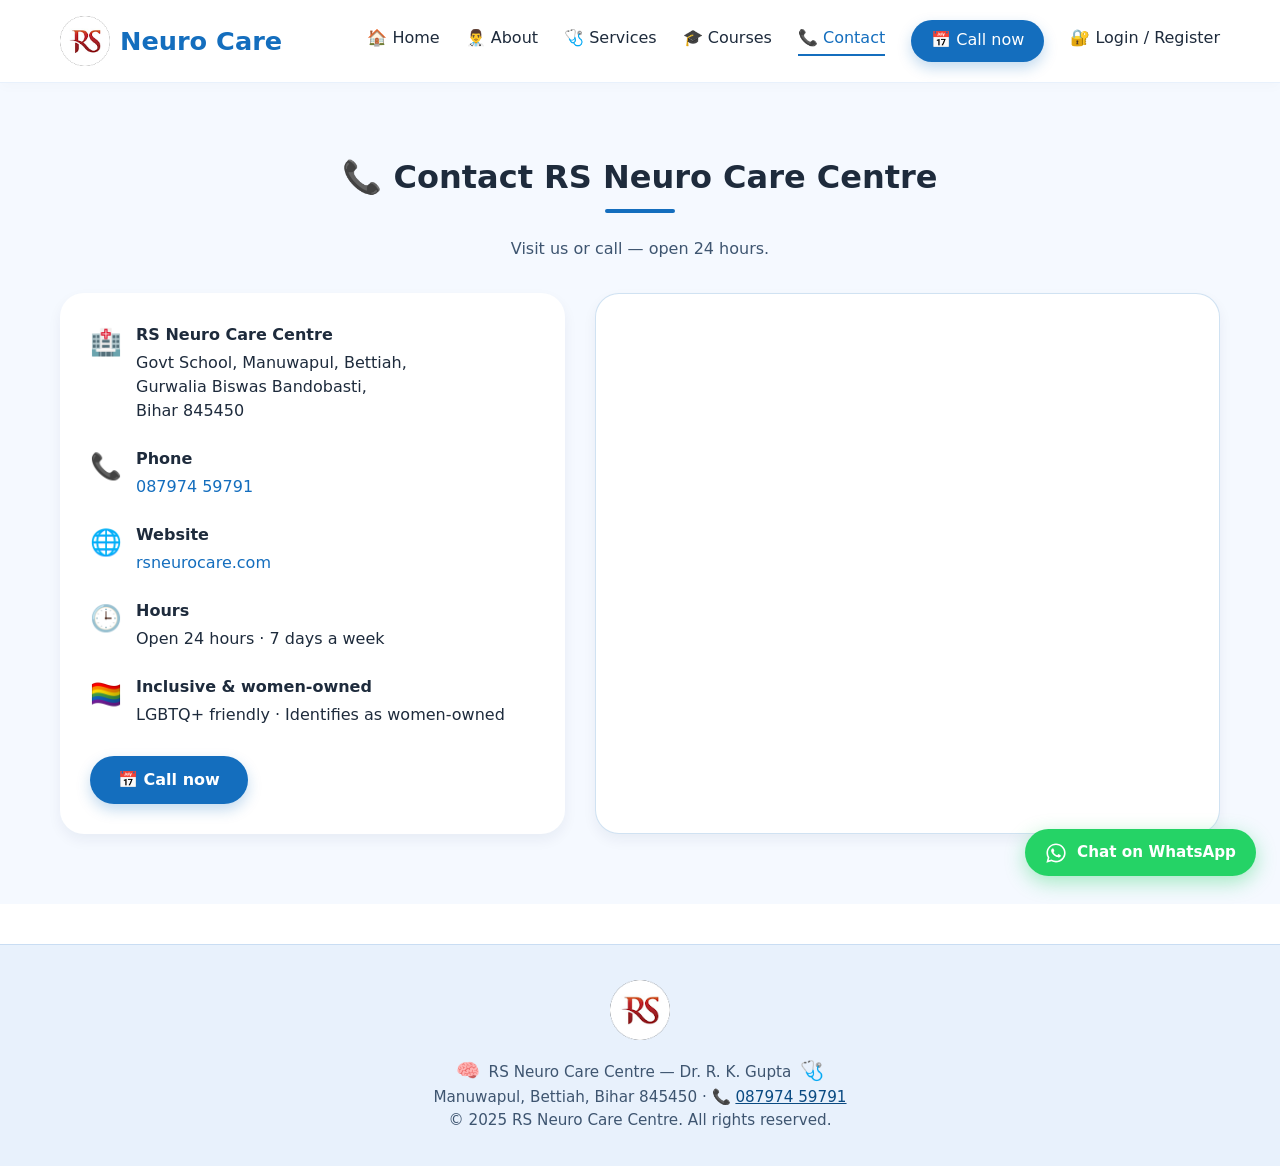
<file: contact.html>
<!DOCTYPE html>
<html lang="en">
<head>
  <meta charset="UTF-8">
  <meta name="viewport" content="width=device-width, initial-scale=1.0">
  <title>Contact & Location | RS Neuro Care Centre Bettiah</title>
  <meta name="description" content="Contact RS Neuro Care Centre, Bettiah. Address: Govt School, Manuwapul, Bettiah, Bihar 845450. Phone: 087974 59791. Open 24 hours for emergency neuro & spine care.">
  <meta name="keywords" content="RS Neuro Care Centre contact, Bettiah neuro clinic phone number, Dr R K Gupta address, Manuwapul Bettiah hospital">
  <meta property="og:title" content="Contact RS Neuro Care Centre | Bettiah, Bihar">
  <meta property="og:description" content="Visit or call RS Neuro Care Centre, Bettiah. Open 24/7. Call 087974 59791.">
  <meta property="og:type" content="website">
  <link rel="icon" type="image/png" href="rs logo.png">
  <link rel="stylesheet" href="style.css">
  <script src="supabase-config.js"></script>
</head>
<body>
  <header class="navbar">
    <div class="container nav-container">
      <a href="index.html" class="logo">
        <img src="rs logo.png" alt="RS Neuro Care Centre Logo" class="logo-img">
        <span>Neuro Care</span>
      </a>
      <button class="nav-toggle" id="navToggle" aria-label="Toggle navigation menu" aria-expanded="false">
        <span></span>
        <span></span>
        <span></span>
      </button>
      <div class="nav-links" id="navLinks">
        <a href="index.html">🏠 Home</a>
        <a href="about.html">👨‍⚕️ About</a>
        <a href="services.html">🩺 Services</a>
        <a href="courses.html">🎓 Courses</a>
        <a href="contact.html" class="active-page">📞 Contact</a>
        <a href="tel:08797459791" class="btn">📅 Call now</a>
      </div>
    </div>
  </header>

  <main>
    <section class="section" style="background: var(--gray-light);">
      <div class="container">
        <div class="section-title">
          <h2>📞 Contact RS Neuro Care Centre</h2>
          <p>Visit us or call — open 24 hours.</p>
        </div>
        <div class="contact-wrapper">
          <div class="contact-info">
            <div class="contact-item">
              <div class="contact-emoji">🏥</div>
              <div class="contact-text">
                <strong>RS Neuro Care Centre</strong>
                Govt School, Manuwapul, Bettiah,<br> Gurwalia Biswas Bandobasti,<br> Bihar 845450
              </div>
            </div>
            <div class="contact-item">
              <div class="contact-emoji">📞</div>
              <div class="contact-text">
                <strong>Phone</strong>
                <a href="tel:08797459791" style="color: var(--primary-blue); text-decoration: none;">087974 59791</a>
              </div>
            </div>
            <div class="contact-item">
              <div class="contact-emoji">🌐</div>
              <div class="contact-text">
                <strong>Website</strong>
                <a href="https://rsneurocare.com" target="_blank" style="color: var(--primary-blue); text-decoration: none;">rsneurocare.com</a>
              </div>
            </div>
            <div class="contact-item">
              <div class="contact-emoji">🕒</div>
              <div class="contact-text">
                <strong>Hours</strong>
                Open 24 hours · 7 days a week
              </div>
            </div>
            <div class="contact-item">
              <div class="contact-emoji">🏳️‍🌈</div>
              <div class="contact-text">
                <strong>Inclusive & women-owned</strong>
                LGBTQ+ friendly · Identifies as women-owned
              </div>
            </div>
            <a href="tel:08797459791" class="btn" style="margin-top: 5px;">📅 Call now</a>
          </div>
          <div class="map-container">
            <iframe 
              src="https://www.google.com/maps/embed?pb=!1m18!1m12!1m3!1d2948.491407923019!2d84.48140427457075!3d26.82587607669907!2m3!1f0!2f0!3f0!3m2!1i1024!2i768!4f13.1!3m3!1m2!1s0x39936ee836399f4d%3A0x1459d5d76784d1c2!2sRS%20NEURO%20CARE%20CENTRE%20BETTIAH%20(%20Dr.%20R.%20K.%20Gupta%20Neuro%20)!5e1!3m2!1sen!2sin!4v1789367608861!5m2!1sen!2sin" 
              width="600" 
              height="450" 
              style="border:0;" 
              allowfullscreen="" 
              loading="lazy" 
              referrerpolicy="strict-origin-when-cross-origin"
              title="RS Neuro Care Centre Bettiah location">
            </iframe>
          </div>
        </div>
      </div>
    </section>
  </main>

  <footer class="footer">
    <div class="container">
      <img src="rs logo.png" alt="RS Neuro Care Centre Logo" class="footer-logo-img">
      <p>
        <span class="footer-emoji">🧠</span> RS Neuro Care Centre — Dr. R. K. Gupta 
        <span class="footer-emoji">🩺</span><br>
        Manuwapul, Bettiah, Bihar 845450 · 📞 <a href="tel:08797459791" style="color: var(--primary-dark);">087974 59791</a><br>
        © 2025 RS Neuro Care Centre. All rights reserved.
      </p>
    </div>
  </footer>

  <!-- Floating WhatsApp CTA -->
  <a href="https://wa.me/918797459791?text=Namaste%20Dr.%20Gupta,%20mujhe%20appointment%20ke%20liye%20jankari%20chahiye." class="whatsapp-float" target="_blank" rel="noopener noreferrer" title="Chat on WhatsApp">
    <svg xmlns="http://www.w3.org/2000/svg" viewBox="0 0 448 512" width="22" height="22">
      <path d="M380.9 97.1C339 55.1 283.2 32 223.9 32c-122.4 0-222 99.6-222 222 0 39.1 10.2 77.3 29.6 111L0 480l117.7-30.9c32.4 17.7 68.9 27 106.1 27h.1c122.3 0 224.1-99.6 224.1-222 0-59.3-25.2-115-67.1-157zm-157 341.6c-33.2 0-65.7-8.9-94-25.7l-6.7-4-69.8 18.3L72 359.2l-4.4-7c-18.5-29.4-28.2-63.3-28.2-98.2 0-101.7 82.8-184.5 184.6-184.5 49.3 0 95.6 19.2 130.4 54.1 34.8 34.9 56.2 81.2 56.1 130.5 0 101.8-84.9 184.6-186.6 184.6zm101.2-138.2c-5.5-2.8-32.8-16.2-37.9-18-5.1-1.9-8.8-2.8-12.5 2.8-3.7 5.6-14.3 18-17.6 21.8-3.2 3.7-6.5 4.2-12 1.4-32.6-16.3-54-29.1-75.5-66-5.7-9.8 5.7-9.1 16.3-30.3 1.8-3.7.9-6.9-.5-9.7-1.4-2.8-12.5-30.1-17.1-41.2-4.5-10.8-9.1-9.3-12.5-9.5-3.2-.2-6.9-.2-10.6-.2-3.7 0-9.7 1.4-14.8 6.9-5.1 5.6-19.4 19-19.4 46.3 0 27.3 19.9 53.7 22.6 57.4 2.8 3.7 39.1 59.7 94.8 83.8 35.2 15.2 49 16.5 66.6 13.9 10.7-1.6 32.8-13.4 37.4-26.4 4.6-13 4.6-24.1 3.2-26.4-1.3-2.5-5-3.9-10.5-6.6z"/>
    </svg>
    <span>Chat on WhatsApp</span>
  </a>

  <script>
    const navToggle = document.getElementById('navToggle');
    const navLinks = document.getElementById('navLinks');
    if (navToggle && navLinks) {
      navToggle.addEventListener('click', () => {
        const isOpen = navLinks.classList.toggle('nav-open');
        navToggle.classList.toggle('active');
        navToggle.setAttribute('aria-expanded', isOpen);
      });
    }
  </script>
</body>
</html>
</file>
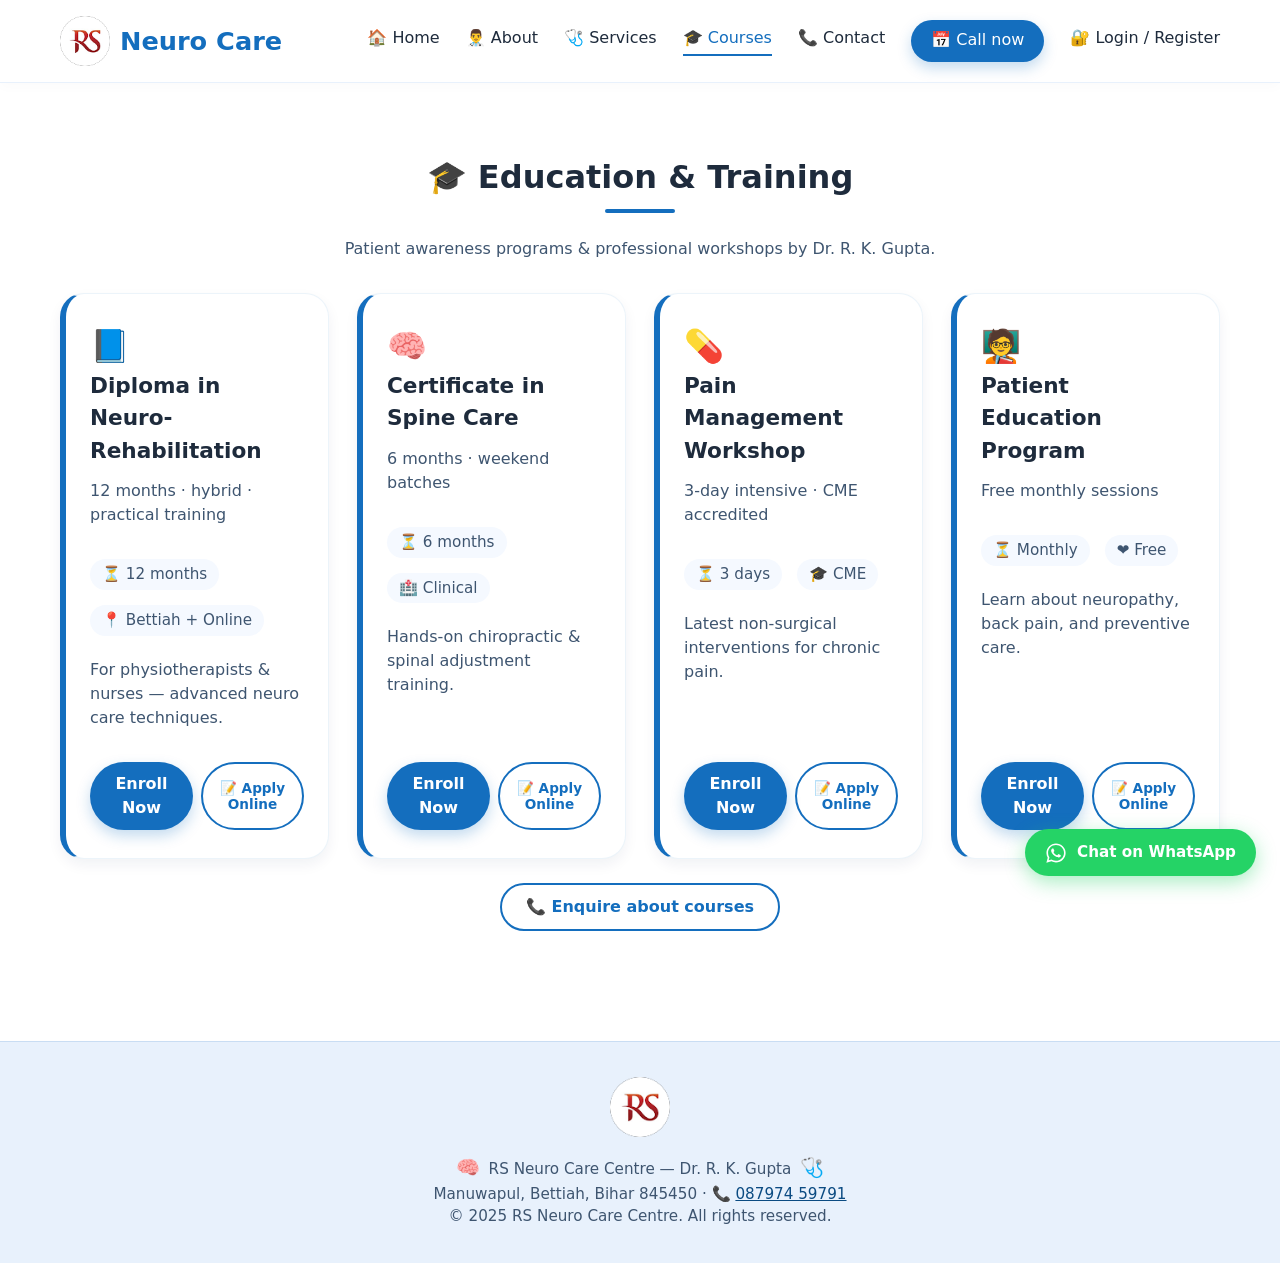
<file: courses.html>
<!DOCTYPE html>
<html lang="en">
<head>
  <meta charset="UTF-8">
  <meta name="viewport" content="width=device-width, initial-scale=1.0">
  <title>Courses & Training | RS Neuro Care Centre Bettiah</title>
  <meta name="description" content="Education, training workshops, and patient awareness programs in neuro-rehabilitation and spine care at RS Neuro Care Centre, Bettiah by Dr. R. K. Gupta.">
  <meta name="keywords" content="neuro rehabilitation course Bettiah, spine care workshop Bihar, health education RS Neuro Care Bettiah">
  <meta property="og:title" content="Education & Training | RS Neuro Care Centre Bettiah">
  <meta property="og:description" content="Professional workshops and patient education programs by Dr. R. K. Gupta at Bettiah.">
  <meta property="og:type" content="website">
  <link rel="icon" type="image/png" href="rs logo.png">
  <link rel="stylesheet" href="style.css">
  <script src="supabase-config.js"></script>
</head>
<body>
  <header class="navbar">
    <div class="container nav-container">
      <a href="index.html" class="logo">
        <img src="rs logo.png" alt="RS Neuro Care Centre Logo" class="logo-img">
        <span>Neuro Care</span>
      </a>
      <button class="nav-toggle" id="navToggle" aria-label="Toggle navigation menu" aria-expanded="false">
        <span></span>
        <span></span>
        <span></span>
      </button>
      <div class="nav-links" id="navLinks">
        <a href="index.html">🏠 Home</a>
        <a href="about.html">👨‍⚕️ About</a>
        <a href="services.html">🩺 Services</a>
        <a href="courses.html" class="active-page">🎓 Courses</a>
        <a href="contact.html">📞 Contact</a>
        <a href="tel:08797459791" class="btn">📅 Call now</a>
      </div>
    </div>
  </header>

  <main>
    <section class="section">
      <div class="container">
        <div class="section-title">
          <h2>🎓 Education & Training</h2>
          <p>Patient awareness programs & professional workshops by Dr. R. K. Gupta.</p>
        </div>
        <div class="courses-grid">
          <div class="card course-card" style="display: flex; flex-direction: column;">
            <div style="font-size: 2rem;">📘</div>
            <h3>Diploma in Neuro-Rehabilitation</h3>
            <p>12 months · hybrid · practical training</p>
            <div class="course-meta"><span>⏳ 12 months</span><span>📍 Bettiah + Online</span></div>
            <p style="margin-top: 12px;">For physiotherapists & nurses — advanced neuro care techniques.</p>
            <div style="margin-top: auto; padding-top: 16px; display: flex; gap: 8px; flex-wrap: wrap;">
              <a href="https://wa.me/918797459791?text=Hello%20RS%20Neuro%20%26%20Health%20Care%2C%20I%20am%20interested%20in%20enrolling%20in%20the%20Diploma%20in%20Neuro-Rehabilitation%20course.%20Please%20provide%20me%20with%20the%20admission%20details." class="btn course-enroll-btn" target="_blank" rel="noopener noreferrer" style="flex: 1; text-align: center; padding: 10px 14px;">Enroll Now</a>
              <button type="button" class="btn btn-outline" style="flex: 1; text-align: center; padding: 8px 12px; font-size: 0.85rem;" onclick="handlePortalEnrollment('crs-001', 'Diploma in Neuro-Rehabilitation')">📝 Apply Online</button>
            </div>
          </div>
          <div class="card course-card" style="display: flex; flex-direction: column;">
            <div style="font-size: 2rem;">🧠</div>
            <h3>Certificate in Spine Care</h3>
            <p>6 months · weekend batches</p>
            <div class="course-meta"><span>⏳ 6 months</span><span>🏥 Clinical</span></div>
            <p style="margin-top: 12px;">Hands-on chiropractic & spinal adjustment training.</p>
            <div style="margin-top: auto; padding-top: 16px; display: flex; gap: 8px; flex-wrap: wrap;">
              <a href="https://wa.me/918797459791?text=Hello%20RS%20Neuro%20%26%20Health%20Care%2C%20I%20am%20interested%20in%20enrolling%20in%20the%20Certificate%20in%20Spine%20Care%20course.%20Please%20provide%20me%20with%20the%20admission%20details." class="btn course-enroll-btn" target="_blank" rel="noopener noreferrer" style="flex: 1; text-align: center; padding: 10px 14px;">Enroll Now</a>
              <button type="button" class="btn btn-outline" style="flex: 1; text-align: center; padding: 8px 12px; font-size: 0.85rem;" onclick="handlePortalEnrollment('crs-002', 'Certificate in Spine Care')">📝 Apply Online</button>
            </div>
          </div>
          <div class="card course-card" style="display: flex; flex-direction: column;">
            <div style="font-size: 2rem;">💊</div>
            <h3>Pain Management Workshop</h3>
            <p>3-day intensive · CME accredited</p>
            <div class="course-meta"><span>⏳ 3 days</span><span>🎓 CME</span></div>
            <p style="margin-top: 12px;">Latest non-surgical interventions for chronic pain.</p>
            <div style="margin-top: auto; padding-top: 16px; display: flex; gap: 8px; flex-wrap: wrap;">
              <a href="https://wa.me/918797459791?text=Hello%20RS%20Neuro%20%26%20Health%20Care%2C%20I%20am%20interested%20in%20enrolling%20in%20the%20Pain%20Management%20Workshop%20course.%20Please%20provide%20me%20with%20the%20admission%20details." class="btn course-enroll-btn" target="_blank" rel="noopener noreferrer" style="flex: 1; text-align: center; padding: 10px 14px;">Enroll Now</a>
              <button type="button" class="btn btn-outline" style="flex: 1; text-align: center; padding: 8px 12px; font-size: 0.85rem;" onclick="handlePortalEnrollment('crs-003', 'Pain Management Workshop')">📝 Apply Online</button>
            </div>
          </div>
          <div class="card course-card" style="display: flex; flex-direction: column;">
            <div style="font-size: 2rem;">🧑‍🏫</div>
            <h3>Patient Education Program</h3>
            <p>Free monthly sessions</p>
            <div class="course-meta"><span>⏳ Monthly</span><span>❤️ Free</span></div>
            <p style="margin-top: 12px;">Learn about neuropathy, back pain, and preventive care.</p>
            <div style="margin-top: auto; padding-top: 16px; display: flex; gap: 8px; flex-wrap: wrap;">
              <a href="https://wa.me/918797459791?text=Hello%20RS%20Neuro%20%26%20Health%20Care%2C%20I%20am%20interested%20in%20enrolling%20in%20the%20Patient%20Education%20Program%20course.%20Please%20provide%20me%20with%20the%20admission%20details." class="btn course-enroll-btn" target="_blank" rel="noopener noreferrer" style="flex: 1; text-align: center; padding: 10px 14px;">Enroll Now</a>
              <button type="button" class="btn btn-outline" style="flex: 1; text-align: center; padding: 8px 12px; font-size: 0.85rem;" onclick="handlePortalEnrollment('crs-004', 'Patient Education Program')">📝 Apply Online</button>
            </div>
          </div>
        </div>
        <div class="text-center mt-3">
          <a href="tel:08797459791" class="btn btn-outline">📞 Enquire about courses</a>
        </div>
      </div>
    </section>
  </main>

  <footer class="footer">
    <div class="container">
      <img src="rs logo.png" alt="RS Neuro Care Centre Logo" class="footer-logo-img">
      <p>
        <span class="footer-emoji">🧠</span> RS Neuro Care Centre — Dr. R. K. Gupta 
        <span class="footer-emoji">🩺</span><br>
        Manuwapul, Bettiah, Bihar 845450 · 📞 <a href="tel:08797459791" style="color: var(--primary-dark);">087974 59791</a><br>
        © 2025 RS Neuro Care Centre. All rights reserved.
      </p>
    </div>
  </footer>

  <!-- Floating WhatsApp CTA -->
  <a href="https://wa.me/918797459791?text=Namaste%20Dr.%20Gupta,%20mujhe%20appointment%20ke%20liye%20jankari%20chahiye." class="whatsapp-float" target="_blank" rel="noopener noreferrer" title="Chat on WhatsApp">
    <svg xmlns="http://www.w3.org/2000/svg" viewBox="0 0 448 512" width="22" height="22">
      <path d="M380.9 97.1C339 55.1 283.2 32 223.9 32c-122.4 0-222 99.6-222 222 0 39.1 10.2 77.3 29.6 111L0 480l117.7-30.9c32.4 17.7 68.9 27 106.1 27h.1c122.3 0 224.1-99.6 224.1-222 0-59.3-25.2-115-67.1-157zm-157 341.6c-33.2 0-65.7-8.9-94-25.7l-6.7-4-69.8 18.3L72 359.2l-4.4-7c-18.5-29.4-28.2-63.3-28.2-98.2 0-101.7 82.8-184.5 184.6-184.5 49.3 0 95.6 19.2 130.4 54.1 34.8 34.9 56.2 81.2 56.1 130.5 0 101.8-84.9 184.6-186.6 184.6zm101.2-138.2c-5.5-2.8-32.8-16.2-37.9-18-5.1-1.9-8.8-2.8-12.5 2.8-3.7 5.6-14.3 18-17.6 21.8-3.2 3.7-6.5 4.2-12 1.4-32.6-16.3-54-29.1-75.5-66-5.7-9.8 5.7-9.1 16.3-30.3 1.8-3.7.9-6.9-.5-9.7-1.4-2.8-12.5-30.1-17.1-41.2-4.5-10.8-9.1-9.3-12.5-9.5-3.2-.2-6.9-.2-10.6-.2-3.7 0-9.7 1.4-14.8 6.9-5.1 5.6-19.4 19-19.4 46.3 0 27.3 19.9 53.7 22.6 57.4 2.8 3.7 39.1 59.7 94.8 83.8 35.2 15.2 49 16.5 66.6 13.9 10.7-1.6 32.8-13.4 37.4-26.4 4.6-13 4.6-24.1 3.2-26.4-1.3-2.5-5-3.9-10.5-6.6z"/>
    </svg>
    <span>Chat on WhatsApp</span>
  </a>

  <script>
    const navToggle = document.getElementById('navToggle');
    const navLinks = document.getElementById('navLinks');
    if (navToggle && navLinks) {
      navToggle.addEventListener('click', () => {
        const isOpen = navLinks.classList.toggle('nav-open');
        navToggle.classList.toggle('active');
        navToggle.setAttribute('aria-expanded', isOpen);
      });
    }

    // Dynamic WhatsApp enrollment link handler
    document.addEventListener('DOMContentLoaded', () => {
      const whatsappNumber = '918797459791';
      const courseCards = document.querySelectorAll('.course-card');
      
      courseCards.forEach(card => {
        const titleEl = card.querySelector('h3');
        const enrollBtn = card.querySelector('.course-enroll-btn');
        if (titleEl && enrollBtn) {
          const courseTitle = titleEl.textContent.trim();
          const message = `Hello RS Neuro & Health Care, I am interested in enrolling in the ${courseTitle} course. Please provide me with the admission details.`;
          enrollBtn.href = `https://wa.me/${whatsappNumber}?text=${encodeURIComponent(message)}`;
        }
      });
    });

    // Portal Online Application Handler
    async function handlePortalEnrollment(courseId, courseTitle) {
      const user = RSApp.getCurrentUser();
      if (!user) {
        if (confirm(`To apply online for "${courseTitle}", please log in or register your student account. Would you like to go to the login page?`)) {
          window.location.href = 'login.html';
        }
        return;
      }

      if (confirm(`Submit online enrollment application for "${courseTitle}"?`)) {
        const { data, error } = await RSApp.createEnrollment(courseId, 'Applied via course page');
        if (error) {
          alert(error.message);
        } else {
          alert(`Application submitted successfully for ${courseTitle}! Redirecting to your dashboard...`);
          window.location.href = 'dashboard.html';
        }
      }
    }
  </script>
</body>
</html>
</file>
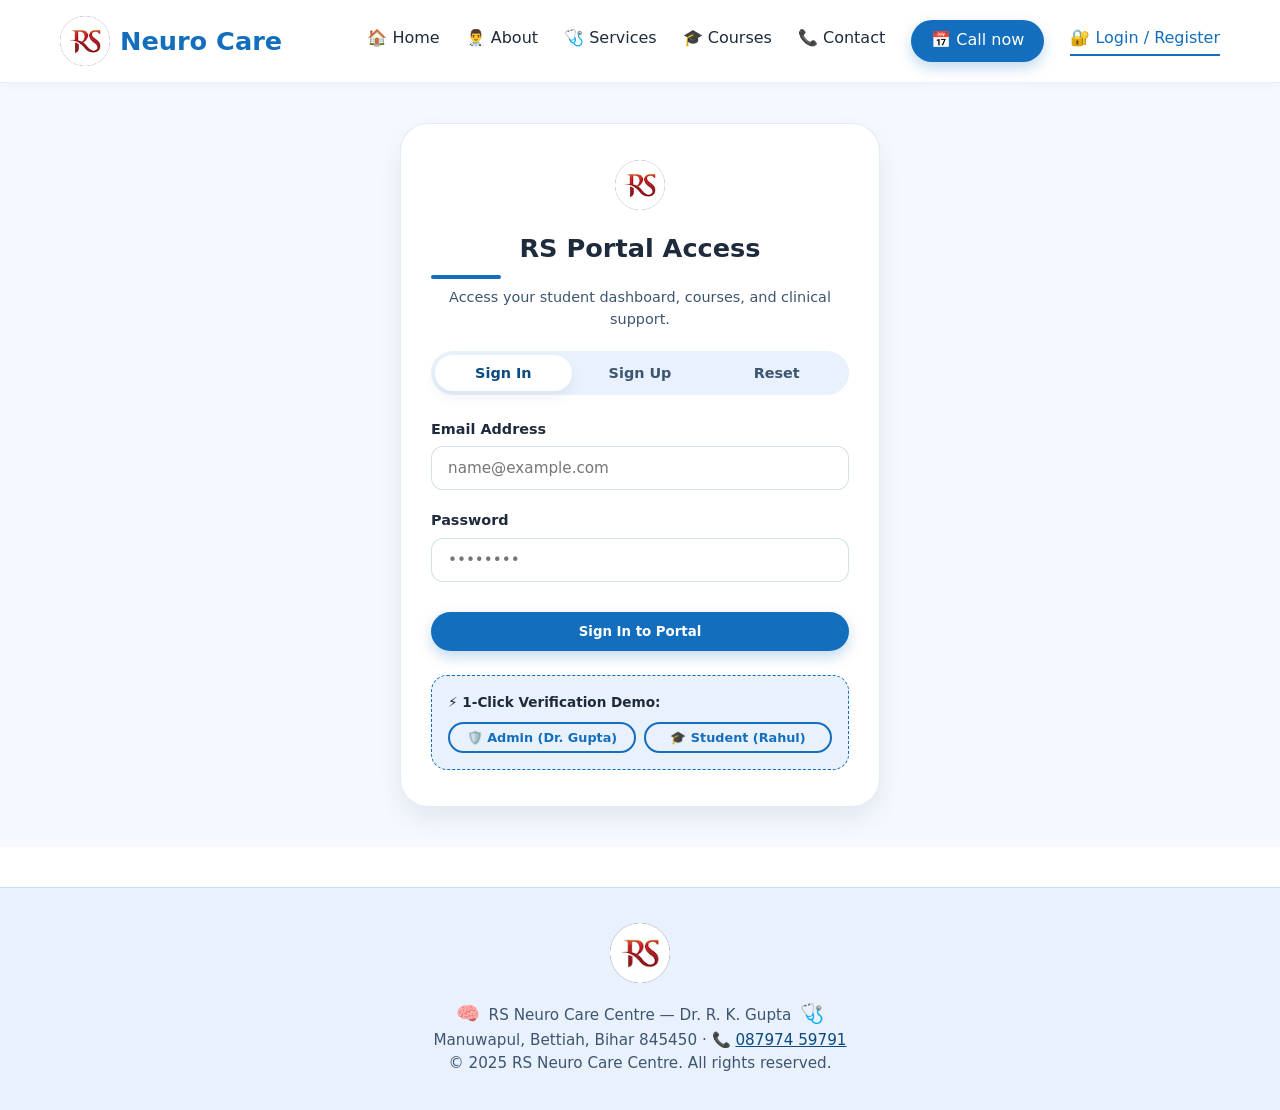
<file: dashboard.html>
<!DOCTYPE html>
<html lang="en">
<head>
  <meta charset="UTF-8">
  <meta name="viewport" content="width=device-width, initial-scale=1.0">
  <title>Student & Patient Dashboard | RS Neuro Care Centre</title>
  <meta name="description" content="Personal user dashboard for managing course enrollments, medical support tickets, and account settings.">
  <link rel="icon" type="image/png" href="rs logo.png">
  <link rel="stylesheet" href="style.css">
  <script src="supabase-config.js"></script>
</head>
<body style="background: var(--gray-light);">
  <header class="navbar">
    <div class="container nav-container">
      <a href="index.html" class="logo">
        <img src="rs logo.png" alt="RS Neuro Care Centre Logo" class="logo-img">
        <span>Neuro Care</span>
      </a>
      <button class="nav-toggle" id="navToggle" aria-label="Toggle navigation menu" aria-expanded="false">
        <span></span>
        <span></span>
        <span></span>
      </button>
      <div class="nav-links" id="navLinks">
        <a href="index.html">🏠 Home</a>
        <a href="about.html">👨‍⚕️ About</a>
        <a href="services.html">🩺 Services</a>
        <a href="courses.html">🎓 Courses</a>
        <a href="contact.html">📞 Contact</a>
        <a href="tel:08797459791" class="btn">📅 Call now</a>
      </div>
    </div>
  </header>

  <main class="container">
    <div class="dashboard-layout">
      <!-- Sidebar Navigation -->
      <aside class="dashboard-sidebar">
        <div style="text-align: center; margin-bottom: 20px; padding-bottom: 16px; border-bottom: 1px solid var(--soft-blue);">
          <div style="font-size: 3rem; margin-bottom: 6px;">🎓</div>
          <h3 id="sidebarUserName" style="font-size: 1.1rem; margin-bottom: 2px;">User</h3>
          <span class="badge badge-user" id="sidebarUserRole">Student / Patient</span>
        </div>
        <ul class="dashboard-menu">
          <li>
            <button class="dashboard-menu-item active" onclick="switchDashboardTab('profile', this)">
              <span>👤</span> My Profile
            </button>
          </li>
          <li>
            <button class="dashboard-menu-item" onclick="switchDashboardTab('courses', this)">
              <span>📚</span> My Enrollments
            </button>
          </li>
          <li>
            <button class="dashboard-menu-item" onclick="switchDashboardTab('support', this)">
              <span>💬</span> Support Tickets
            </button>
          </li>
          <li>
            <button class="dashboard-menu-item" onclick="switchDashboardTab('security', this)">
              <span>🔒</span> Security & Settings
            </button>
          </li>
          <li style="margin-top: 16px; border-top: 1px solid var(--soft-blue); padding-top: 10px;">
            <button class="dashboard-menu-item" style="color: #b42318;" onclick="handleLogout()">
              <span>🚪</span> Logout
            </button>
          </li>
        </ul>
      </aside>

      <!-- Main Content Area -->
      <section class="dashboard-main">
        <!-- Tab: Profile -->
        <div id="tabContentProfile" class="card" style="padding: 30px;">
          <h2 style="font-size: 1.5rem; margin-bottom: 6px;">👤 Profile Information</h2>
          <p>View and manage your personal contact information.</p>

          <div id="profileAlert" style="display: none; padding: 12px; border-radius: 12px; margin-bottom: 16px;"></div>

          <form onsubmit="handleUpdateProfile(event)" style="max-width: 500px; margin-top: 20px;">
            <div class="form-group">
              <label class="form-label">Full Name</label>
              <input type="text" id="profName" class="form-control" required>
            </div>
            <div class="form-group">
              <label class="form-label">Email Address (Registered)</label>
              <input type="email" id="profEmail" class="form-control" disabled style="background: var(--soft-blue); cursor: not-allowed;">
            </div>
            <div class="form-group">
              <label class="form-label">Phone / WhatsApp Number</label>
              <input type="tel" id="profPhone" class="form-control" required>
            </div>
            <div class="form-group">
              <label class="form-label">Account Status</label>
              <div><span class="badge badge-active" id="profStatusBadge">Active Account</span></div>
            </div>
            <button type="submit" class="btn" style="margin-top: 10px;">💾 Save Changes</button>
          </form>
        </div>

        <!-- Tab: Enrollments -->
        <div id="tabContentCourses" class="card" style="display: none; padding: 30px;">
          <div style="display: flex; justify-content: space-between; align-items: center; flex-wrap: wrap; gap: 12px; margin-bottom: 16px;">
            <div>
              <h2 style="font-size: 1.5rem; margin-bottom: 4px;">📚 My Course Enrollments</h2>
              <p>Track your applied medical and rehabilitation training programs.</p>
            </div>
            <a href="courses.html" class="btn btn-outline" style="padding: 8px 18px; font-size: 0.88rem;">➕ Browse All Courses</a>
          </div>

          <div id="enrollmentsList" class="rs-table-container">
            <p style="padding: 20px; text-align: center; color: var(--text-soft);">Loading your enrollments...</p>
          </div>
        </div>

        <!-- Tab: Support Tickets -->
        <div id="tabContentSupport" class="card" style="display: none; padding: 30px;">
          <div style="display: flex; justify-content: space-between; align-items: center; flex-wrap: wrap; gap: 12px; margin-bottom: 16px;">
            <div>
              <h2 style="font-size: 1.5rem; margin-bottom: 4px;">💬 Support & Helpdesk</h2>
              <p>Direct communication with Dr. R. K. Gupta & clinic administration.</p>
            </div>
            <button class="btn" style="padding: 8px 18px; font-size: 0.88rem;" onclick="openNewTicketModal()">➕ Create Support Ticket</button>
          </div>

          <div id="ticketsList" class="rs-table-container">
            <p style="padding: 20px; text-align: center; color: var(--text-soft);">Loading support tickets...</p>
          </div>
        </div>

        <!-- Tab: Security -->
        <div id="tabContentSecurity" class="card" style="display: none; padding: 30px;">
          <h2 style="font-size: 1.5rem; margin-bottom: 6px;">🔒 Security & Password</h2>
          <p>Manage your account security and authentication credentials.</p>

          <div id="securityAlert" style="display: none; padding: 12px; border-radius: 12px; margin-bottom: 16px;"></div>

          <form onsubmit="handleChangePassword(event)" style="max-width: 480px; margin-top: 20px;">
            <div class="form-group">
              <label class="form-label">Current Password</label>
              <input type="password" id="currentPass" class="form-control" required>
            </div>
            <div class="form-group">
              <label class="form-label">New Password</label>
              <input type="password" id="newPass" class="form-control" minlength="6" required>
            </div>
            <div class="form-group">
              <label class="form-label">Confirm New Password</label>
              <input type="password" id="confirmPass" class="form-control" minlength="6" required>
            </div>
            <button type="submit" class="btn" style="margin-top: 10px;">Update Password</button>
          </form>
        </div>
      </section>
    </div>
  </main>

  <!-- Modal: Create Support Ticket -->
  <div class="rs-modal-backdrop" id="modalNewTicket">
    <div class="rs-modal-content">
      <button class="rs-modal-close" onclick="closeModal('modalNewTicket')">✕</button>
      <h3 style="font-size: 1.3rem; margin-bottom: 8px;">Create New Support Ticket</h3>
      <p style="font-size: 0.88rem; margin-bottom: 20px;">Our medical & academic team responds within 24 hours.</p>

      <form onsubmit="handleCreateTicket(event)">
        <div class="form-group">
          <label class="form-label">Category</label>
          <select id="ticketCategory" class="form-control" required>
            <option value="admission">Course Admission & Fees</option>
            <option value="course_material">Course Content & Hybrid Classes</option>
            <option value="medical">Medical / Clinic Appointment Query</option>
            <option value="general">General Inquiry</option>
          </select>
        </div>
        <div class="form-group">
          <label class="form-label">Priority</label>
          <select id="ticketPriority" class="form-control" required>
            <option value="low">Low Priority</option>
            <option value="medium" selected>Medium Priority</option>
            <option value="high">High Priority</option>
            <option value="urgent">Urgent</option>
          </select>
        </div>
        <div class="form-group">
          <label class="form-label">Subject</label>
          <input type="text" id="ticketSubject" class="form-control" placeholder="Brief summary of your query" required>
        </div>
        <div class="form-group">
          <label class="form-label">Detailed Message</label>
          <textarea id="ticketMessage" class="form-control" rows="4" placeholder="Describe your question in detail..." required></textarea>
        </div>
        <div style="display: flex; gap: 10px; margin-top: 20px;">
          <button type="submit" class="btn" style="flex: 1;">Submit Ticket</button>
          <button type="button" class="btn btn-outline" onclick="closeModal('modalNewTicket')">Cancel</button>
        </div>
      </form>
    </div>
  </div>

  <!-- Modal: Ticket Conversation Thread -->
  <div class="rs-modal-backdrop" id="modalViewTicket">
    <div class="rs-modal-content" style="max-width: 650px;">
      <button class="rs-modal-close" onclick="closeModal('modalViewTicket')">✕</button>
      <div style="margin-bottom: 12px;">
        <span class="badge" id="viewTicketStatusBadge">Open</span>
        <h3 id="viewTicketSubject" style="font-size: 1.3rem; margin: 8px 0 4px;">Ticket Subject</h3>
        <p style="font-size: 0.82rem; color: var(--text-soft);" id="viewTicketMeta">Created on ...</p>
      </div>

      <!-- Messages Thread -->
      <div class="chat-thread" id="viewTicketMessages">
        <p style="text-align: center; color: var(--text-soft);">Loading conversation...</p>
      </div>

      <!-- Reply Form -->
      <form onsubmit="handleSendTicketReply(event)">
        <input type="hidden" id="activeTicketId">
        <div class="form-group" style="margin-bottom: 8px;">
          <textarea id="replyMessageText" class="form-control" rows="3" placeholder="Type your reply here..." required></textarea>
        </div>
        <button type="submit" class="btn" style="width: 100%;">💬 Send Reply</button>
      </form>
    </div>
  </div>

  <footer class="footer">
    <div class="container">
      <img src="rs logo.png" alt="RS Neuro Care Centre Logo" class="footer-logo-img">
      <p>
        <span class="footer-emoji">🧠</span> RS Neuro Care Centre — Dr. R. K. Gupta 
        <span class="footer-emoji">🩺</span><br>
        Manuwapul, Bettiah, Bihar 845450 · 📞 <a href="tel:08797459791" style="color: var(--primary-dark);">087974 59791</a><br>
        © 2025 RS Neuro Care Centre. All rights reserved.
      </p>
    </div>
  </footer>

  <script>
    // Navigation toggle
    const navToggle = document.getElementById('navToggle');
    const navLinks = document.getElementById('navLinks');
    if (navToggle && navLinks) {
      navToggle.addEventListener('click', () => {
        const isOpen = navLinks.classList.toggle('nav-open');
        navToggle.classList.toggle('active');
        navToggle.setAttribute('aria-expanded', isOpen);
      });
    }

    // Protect dashboard route
    if (!RSApp.requireAuth()) {
      // Redirect handled by requireAuth
    }

    let currentUser = null;

    document.addEventListener('DOMContentLoaded', async () => {
      currentUser = RSApp.getCurrentUser();
      if (!currentUser) return;

      // Populate sidebar
      document.getElementById('sidebarUserName').textContent = currentUser.full_name;
      document.getElementById('sidebarUserRole').textContent = currentUser.role === 'admin' ? '🛡️ Administrator' : '🎓 Student / Patient';

      // Populate Profile Tab
      document.getElementById('profName').value = currentUser.full_name;
      document.getElementById('profEmail').value = currentUser.email;
      document.getElementById('profPhone').value = currentUser.phone || '';
      document.getElementById('profStatusBadge').textContent = currentUser.status.toUpperCase();
      document.getElementById('profStatusBadge').className = 'badge badge-' + currentUser.status;

      loadEnrollments();
      loadTickets();
    });

    function switchDashboardTab(tab, btn) {
      document.querySelectorAll('.dashboard-menu-item').forEach(b => b.classList.remove('active'));
      if (btn) btn.classList.add('active');

      document.getElementById('tabContentProfile').style.display = tab === 'profile' ? 'block' : 'none';
      document.getElementById('tabContentCourses').style.display = tab === 'courses' ? 'block' : 'none';
      document.getElementById('tabContentSupport').style.display = tab === 'support' ? 'block' : 'none';
      document.getElementById('tabContentSecurity').style.display = tab === 'security' ? 'block' : 'none';

      if (tab === 'courses') loadEnrollments();
      if (tab === 'support') loadTickets();
    }

    // --- Profile Update ---
    async function handleUpdateProfile(e) {
      e.preventDefault();
      const name = document.getElementById('profName').value;
      const phone = document.getElementById('profPhone').value;
      const alertBox = document.getElementById('profileAlert');

      const { data, error } = await RSApp.updateProfile(currentUser.id, { full_name: name, phone: phone });
      alertBox.style.display = 'block';
      if (error) {
        alertBox.style.background = '#fef3f2';
        alertBox.style.color = '#b42318';
        alertBox.textContent = error.message;
      } else {
        alertBox.style.background = '#e6f7ec';
        alertBox.style.color = '#027a48';
        alertBox.textContent = 'Profile updated successfully!';
        currentUser = RSApp.getCurrentUser();
        document.getElementById('sidebarUserName').textContent = currentUser.full_name;
      }
    }

    // --- Enrollments ---
    async function loadEnrollments() {
      const container = document.getElementById('enrollmentsList');
      const { data, error } = await RSApp.getEnrollments();

      if (error || !data || data.length === 0) {
        container.innerHTML = `
          <div style="padding: 40px; text-align: center;">
            <div style="font-size: 2.5rem; margin-bottom: 10px;">📋</div>
            <p>You haven't submitted any course enrollments yet.</p>
            <a href="courses.html" class="btn" style="margin-top: 10px;">Explore Our Courses</a>
          </div>
        `;
        return;
      }

      let html = `
        <table class="rs-table">
          <thead>
            <tr>
              <th>Course Program</th>
              <th>Applied Date</th>
              <th>Admission Status</th>
              <th>Advisor Notes</th>
              <th>Action</th>
            </tr>
          </thead>
          <tbody>
      `;

      data.forEach(enr => {
        const statusClass = 'badge-' + enr.status;
        const dateFormatted = new Date(enr.enrollment_date).toLocaleDateString();
        const courseTitle = RSApp.escapeHTML(enr.course ? enr.course.title : 'Course');
        const notes = RSApp.escapeHTML(enr.notes || 'Under review by admissions.');
        
        // WhatsApp counselor link
        const waMsg = encodeURIComponent(`Hello Dr. Gupta, I am checking the status of my application for "${enr.course ? enr.course.title : ''}" (App ID: ${enr.id}).`);
        const waLink = `https://wa.me/918797459791?text=${waMsg}`;

        html += `
          <tr>
            <td><strong>${courseTitle}</strong></td>
            <td>${dateFormatted}</td>
            <td><span class="badge ${statusClass}">${enr.status.toUpperCase()}</span></td>
            <td><small>${notes}</small></td>
            <td>
              <a href="${waLink}" target="_blank" rel="noopener noreferrer" class="btn btn-outline" style="padding: 4px 10px; font-size: 0.8rem;">
                💬 Contact Advisor
              </a>
            </td>
          </tr>
        `;
      });

      html += '</tbody></table>';
      container.innerHTML = html;
    }

    // --- Support Tickets ---
    async function loadTickets() {
      const container = document.getElementById('ticketsList');
      const { data, error } = await RSApp.getTickets();

      if (error || !data || data.length === 0) {
        container.innerHTML = `
          <div style="padding: 40px; text-align: center;">
            <div style="font-size: 2.5rem; margin-bottom: 10px;">✉️</div>
            <p>No support tickets filed. Have a question for Dr. Gupta or the medical staff?</p>
            <button class="btn" style="margin-top: 10px;" onclick="openNewTicketModal()">Open a Support Ticket</button>
          </div>
        `;
        return;
      }

      let html = `
        <table class="rs-table">
          <thead>
            <tr>
              <th>Ticket ID</th>
              <th>Subject</th>
              <th>Category</th>
              <th>Priority</th>
              <th>Status</th>
              <th>Action</th>
            </tr>
          </thead>
          <tbody>
      `;

      data.forEach(tkt => {
        const statusClass = 'badge-' + tkt.status;
        const priorityClass = 'badge-' + tkt.priority;
        const subject = RSApp.escapeHTML(tkt.subject);
        const category = RSApp.escapeHTML(tkt.category.replace('_', ' ').toUpperCase());

        html += `
          <tr>
            <td><code>${tkt.id}</code></td>
            <td><strong>${subject}</strong></td>
            <td><small>${category}</small></td>
            <td><span class="badge ${priorityClass}">${tkt.priority.toUpperCase()}</span></td>
            <td><span class="badge ${statusClass}">${tkt.status.replace('_', ' ').toUpperCase()}</span></td>
            <td>
              <button class="btn btn-outline" style="padding: 4px 10px; font-size: 0.8rem;" onclick="viewTicket('${tkt.id}')">
                💬 View Thread
              </button>
            </td>
          </tr>
        `;
      });

      html += '</tbody></table>';
      container.innerHTML = html;
    }

    function openNewTicketModal() {
      document.getElementById('modalNewTicket').classList.add('active');
    }

    function closeModal(id) {
      document.getElementById(id).classList.remove('active');
    }

    async function handleCreateTicket(e) {
      e.preventDefault();
      const cat = document.getElementById('ticketCategory').value;
      const prio = document.getElementById('ticketPriority').value;
      const subj = document.getElementById('ticketSubject').value;
      const msg = document.getElementById('ticketMessage').value;

      const { data, error } = await RSApp.createTicket(subj, cat, prio, msg);
      if (error) {
        alert('Error creating ticket: ' + error.message);
        return;
      }
      closeModal('modalNewTicket');
      loadTickets();
    }

    async function viewTicket(ticketId) {
      const { data, error } = await RSApp.getTicketMessages(ticketId);
      if (error) {
        alert(error.message);
        return;
      }

      const { ticket, messages } = data;
      document.getElementById('activeTicketId').value = ticket.id;
      document.getElementById('viewTicketSubject').textContent = ticket.subject;
      document.getElementById('viewTicketMeta').textContent = `Category: ${ticket.category.toUpperCase()} · Priority: ${ticket.priority.toUpperCase()} · ID: ${ticket.id}`;
      
      const badge = document.getElementById('viewTicketStatusBadge');
      badge.textContent = ticket.status.replace('_', ' ').toUpperCase();
      badge.className = 'badge badge-' + ticket.status;

      const threadContainer = document.getElementById('viewTicketMessages');
      if (messages.length === 0) {
        threadContainer.innerHTML = '<p style="text-align: center; color: var(--text-soft);">No messages in this ticket yet.</p>';
      } else {
        let msgHtml = '';
        messages.forEach(m => {
          const isUser = m.sender_id === currentUser.id;
          const bubbleClass = isUser ? 'chat-bubble-user' : 'chat-bubble-admin';
          const senderName = isUser ? 'You' : RSApp.escapeHTML(m.sender.full_name + ' (Staff)');
          const time = new Date(m.created_at).toLocaleTimeString([], { hour: '2-digit', minute: '2-digit' });

          msgHtml += `
            <div class="chat-bubble ${bubbleClass}">
              <div>${RSApp.escapeHTML(m.message)}</div>
              <div class="chat-meta"><strong>${senderName}</strong> · ${time}</div>
            </div>
          `;
        });
        threadContainer.innerHTML = msgHtml;
      }

      document.getElementById('modalViewTicket').classList.add('active');
    }

    async function handleSendTicketReply(e) {
      e.preventDefault();
      const ticketId = document.getElementById('activeTicketId').value;
      const text = document.getElementById('replyMessageText').value;

      const { data, error } = await RSApp.replyTicket(ticketId, text);
      if (error) {
        alert(error.message);
        return;
      }
      document.getElementById('replyMessageText').value = '';
      viewTicket(ticketId); // Refresh conversation
      loadTickets();
    }

    // --- Security / Password Change ---
    async function handleChangePassword(e) {
      e.preventDefault();
      const cur = document.getElementById('currentPass').value;
      const np = document.getElementById('newPass').value;
      const cp = document.getElementById('confirmPass').value;
      const alertBox = document.getElementById('securityAlert');

      alertBox.style.display = 'block';

      if (np !== cp) {
        alertBox.style.background = '#fef3f2';
        alertBox.style.color = '#b42318';
        alertBox.textContent = 'New passwords do not match.';
        return;
      }

      const { data, error } = await RSApp.changePassword(cur, np);
      if (error) {
        alertBox.style.background = '#fef3f2';
        alertBox.style.color = '#b42318';
        alertBox.textContent = error.message;
      } else {
        alertBox.style.background = '#e6f7ec';
        alertBox.style.color = '#027a48';
        alertBox.textContent = 'Password updated successfully!';
        document.getElementById('currentPass').value = '';
        document.getElementById('newPass').value = '';
        document.getElementById('confirmPass').value = '';
      }
    }

    async function handleLogout() {
      await RSApp.signOut();
      window.location.href = 'index.html';
    }
  </script>
</body>
</html>
</file>
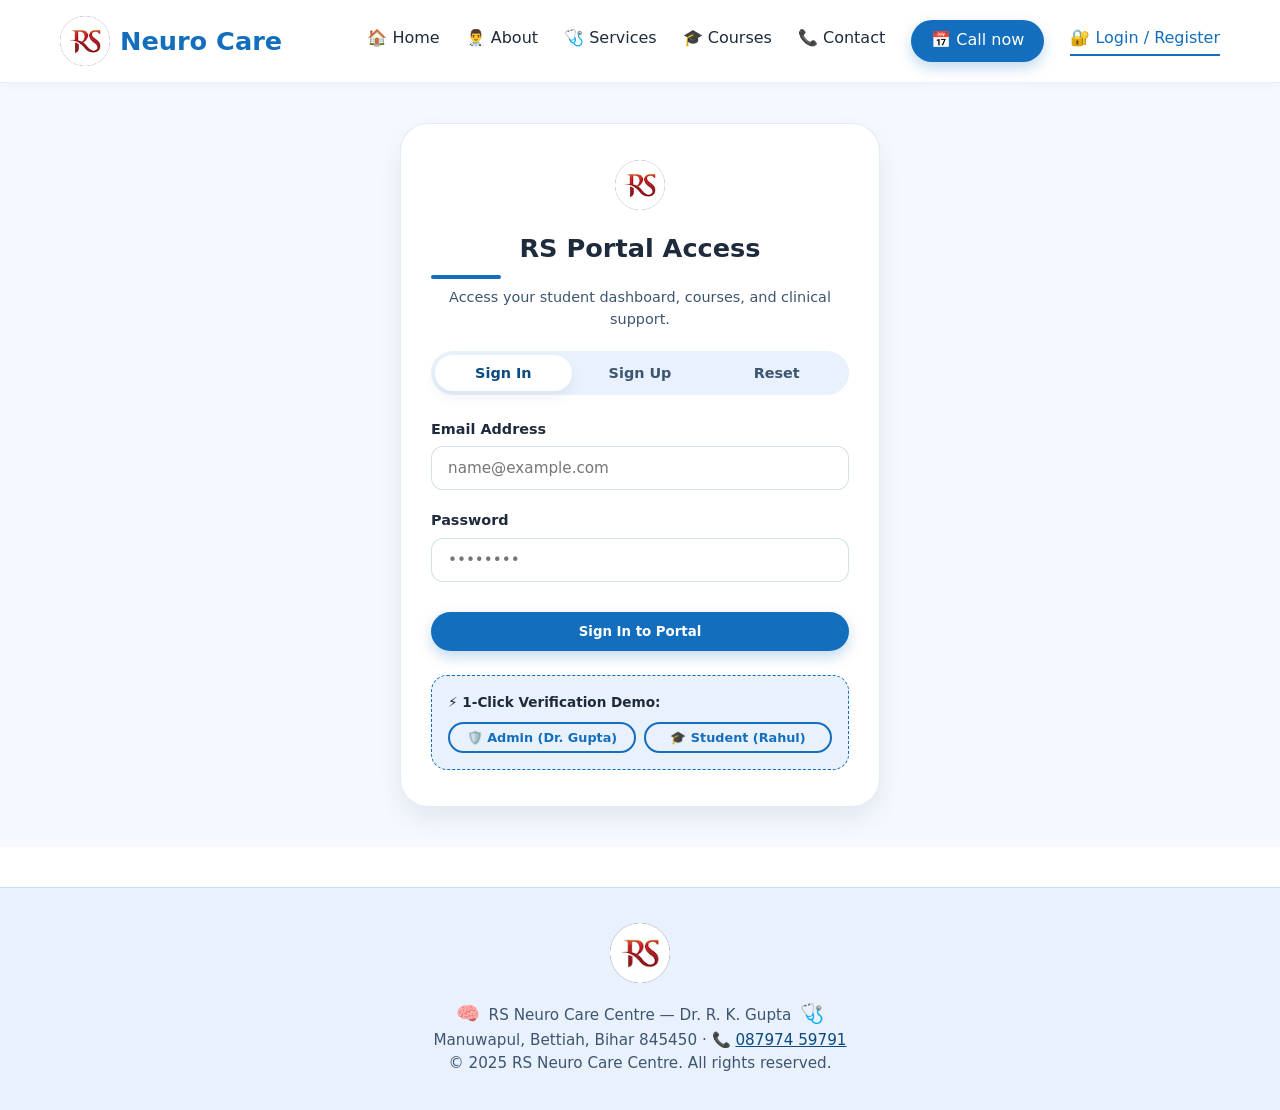
<file: login.html>
<!DOCTYPE html>
<html lang="en">
<head>
  <meta charset="UTF-8">
  <meta name="viewport" content="width=device-width, initial-scale=1.0">
  <title>Portal Login & Registration | RS Neuro Care Centre</title>
  <meta name="description" content="Secure login and student registration portal for RS Neuro Care Centre medical and educational platform.">
  <link rel="icon" type="image/png" href="rs logo.png">
  <link rel="stylesheet" href="style.css">
  <script src="supabase-config.js"></script>
</head>
<body>
  <header class="navbar">
    <div class="container nav-container">
      <a href="index.html" class="logo">
        <img src="rs logo.png" alt="RS Neuro Care Centre Logo" class="logo-img">
        <span>Neuro Care</span>
      </a>
      <button class="nav-toggle" id="navToggle" aria-label="Toggle navigation menu" aria-expanded="false">
        <span></span>
        <span></span>
        <span></span>
      </button>
      <div class="nav-links" id="navLinks">
        <a href="index.html">🏠 Home</a>
        <a href="about.html">👨‍⚕️ About</a>
        <a href="services.html">🩺 Services</a>
        <a href="courses.html">🎓 Courses</a>
        <a href="contact.html">📞 Contact</a>
        <a href="tel:08797459791" class="btn">📅 Call now</a>
      </div>
    </div>
  </header>

  <main class="auth-wrapper">
    <div class="auth-card">
      <img src="rs logo.png" alt="RS Neuro Care" style="height: 50px; margin-bottom: 12px;">
      <h2 style="font-size: 1.6rem; margin-bottom: 8px;">RS Portal Access</h2>
      <p style="font-size: 0.9rem; margin-bottom: 20px;">Access your student dashboard, courses, and clinical support.</p>

      <div class="auth-tabs">
        <button class="auth-tab active" id="tabSignIn" onclick="switchAuthTab('signin')">Sign In</button>
        <button class="auth-tab" id="tabSignUp" onclick="switchAuthTab('signup')">Sign Up</button>
        <button class="auth-tab" id="tabForgot" onclick="switchAuthTab('forgot')">Reset</button>
      </div>

      <div id="authAlert" style="display: none; padding: 10px 14px; border-radius: 12px; font-size: 0.88rem; margin-bottom: 16px;"></div>

      <!-- Sign In Form -->
      <form id="signInForm" onsubmit="handleSignIn(event)">
        <div class="form-group">
          <label class="form-label">Email Address</label>
          <input type="email" id="loginEmail" class="form-control" placeholder="name@example.com" required>
        </div>
        <div class="form-group">
          <label class="form-label">Password</label>
          <input type="password" id="loginPassword" class="form-control" placeholder="••••••••" required>
        </div>
        <button type="submit" class="btn" style="width: 100%; margin-top: 10px;">Sign In to Portal</button>
      </form>

      <!-- Sign Up Form -->
      <form id="signUpForm" style="display: none;" onsubmit="handleSignUp(event)">
        <div class="form-group">
          <label class="form-label">Full Name</label>
          <input type="text" id="regName" class="form-control" placeholder="Dr. / Mr. / Ms." required>
        </div>
        <div class="form-group">
          <label class="form-label">Phone Number</label>
          <input type="tel" id="regPhone" class="form-control" placeholder="10-digit mobile number" required>
        </div>
        <div class="form-group">
          <label class="form-label">Email Address</label>
          <input type="email" id="regEmail" class="form-control" placeholder="name@example.com" required>
        </div>
        <div class="form-group">
          <label class="form-label">Create Password</label>
          <input type="password" id="regPassword" class="form-control" placeholder="At least 6 characters" minlength="6" required>
        </div>
        <button type="submit" class="btn" style="width: 100%; margin-top: 10px;">Create Student Account</button>
      </form>

      <!-- Forgot Password Form -->
      <form id="forgotForm" style="display: none;" onsubmit="handleForgot(event)">
        <div class="form-group">
          <label class="form-label">Registered Email Address</label>
          <input type="email" id="forgotEmail" class="form-control" placeholder="name@example.com" required>
        </div>
        <button type="submit" class="btn" style="width: 100%; margin-top: 10px;">Send Reset Link</button>
      </form>

      <!-- Quick Demo Access Box for Instant Verification -->
      <div class="demo-accounts-box">
        <strong>⚡ 1-Click Verification Demo:</strong>
        <div style="display: flex; gap: 8px; margin-top: 10px; flex-wrap: wrap;">
          <button type="button" class="btn btn-outline" style="flex: 1; padding: 6px 10px; font-size: 0.8rem;" onclick="quickLogin('admin@rsneurocare.com', 'Password@123')">
            🛡️ Admin (Dr. Gupta)
          </button>
          <button type="button" class="btn btn-outline" style="flex: 1; padding: 6px 10px; font-size: 0.8rem;" onclick="quickLogin('student@rsneurocare.com', 'Password@123')">
            🎓 Student (Rahul)
          </button>
        </div>
      </div>
    </div>
  </main>

  <footer class="footer">
    <div class="container">
      <img src="rs logo.png" alt="RS Neuro Care Centre Logo" class="footer-logo-img">
      <p>
        <span class="footer-emoji">🧠</span> RS Neuro Care Centre — Dr. R. K. Gupta 
        <span class="footer-emoji">🩺</span><br>
        Manuwapul, Bettiah, Bihar 845450 · 📞 <a href="tel:08797459791" style="color: var(--primary-dark);">087974 59791</a><br>
        © 2025 RS Neuro Care Centre. All rights reserved.
      </p>
    </div>
  </footer>

  <script>
    // Navigation toggle
    const navToggle = document.getElementById('navToggle');
    const navLinks = document.getElementById('navLinks');
    if (navToggle && navLinks) {
      navToggle.addEventListener('click', () => {
        const isOpen = navLinks.classList.toggle('nav-open');
        navToggle.classList.toggle('active');
        navToggle.setAttribute('aria-expanded', isOpen);
      });
    }

    // Auto-redirect if already signed in
    document.addEventListener('DOMContentLoaded', () => {
      const user = RSApp.getCurrentUser();
      if (user) {
        window.location.href = user.role === 'admin' ? 'admin.html' : 'dashboard.html';
      }
    });

    function showAlert(message, isError = true) {
      const alertBox = document.getElementById('authAlert');
      alertBox.style.display = 'block';
      alertBox.textContent = message;
      if (isError) {
        alertBox.style.background = '#fef3f2';
        alertBox.style.color = '#b42318';
        alertBox.style.border = '1px solid #fda29b';
      } else {
        alertBox.style.background = '#e6f7ec';
        alertBox.style.color = '#027a48';
        alertBox.style.border = '1px solid #a6f4c5';
      }
    }

    function switchAuthTab(tab) {
      document.getElementById('tabSignIn').classList.toggle('active', tab === 'signin');
      document.getElementById('tabSignUp').classList.toggle('active', tab === 'signup');
      document.getElementById('tabForgot').classList.toggle('active', tab === 'forgot');

      document.getElementById('signInForm').style.display = tab === 'signin' ? 'block' : 'none';
      document.getElementById('signUpForm').style.display = tab === 'signup' ? 'block' : 'none';
      document.getElementById('forgotForm').style.display = tab === 'forgot' ? 'block' : 'none';
      document.getElementById('authAlert').style.display = 'none';
    }

    async function handleSignIn(e) {
      e.preventDefault();
      const email = document.getElementById('loginEmail').value;
      const pass = document.getElementById('loginPassword').value;

      const { data, error } = await RSApp.signIn(email, pass);
      if (error) {
        showAlert(error.message);
        return;
      }
      showAlert('Sign in successful! Redirecting...', false);
      setTimeout(() => {
        window.location.href = data.user.role === 'admin' ? 'admin.html' : 'dashboard.html';
      }, 500);
    }

    async function handleSignUp(e) {
      e.preventDefault();
      const name = document.getElementById('regName').value;
      const phone = document.getElementById('regPhone').value;
      const email = document.getElementById('regEmail').value;
      const pass = document.getElementById('regPassword').value;

      const { data, error } = await RSApp.signUp(name, email, phone, pass);
      if (error) {
        showAlert(error.message);
        return;
      }
      showAlert('Account created successfully! Redirecting to dashboard...', false);
      setTimeout(() => {
        window.location.href = 'dashboard.html';
      }, 500);
    }

    async function handleForgot(e) {
      e.preventDefault();
      const email = document.getElementById('forgotEmail').value;
      showAlert('Password reset link has been dispatched to ' + email + '.', false);
    }

    function quickLogin(email, pass) {
      document.getElementById('loginEmail').value = email;
      document.getElementById('loginPassword').value = pass;
      switchAuthTab('signin');
      handleSignIn(new Event('submit'));
    }
  </script>
</body>
</html>
</file>
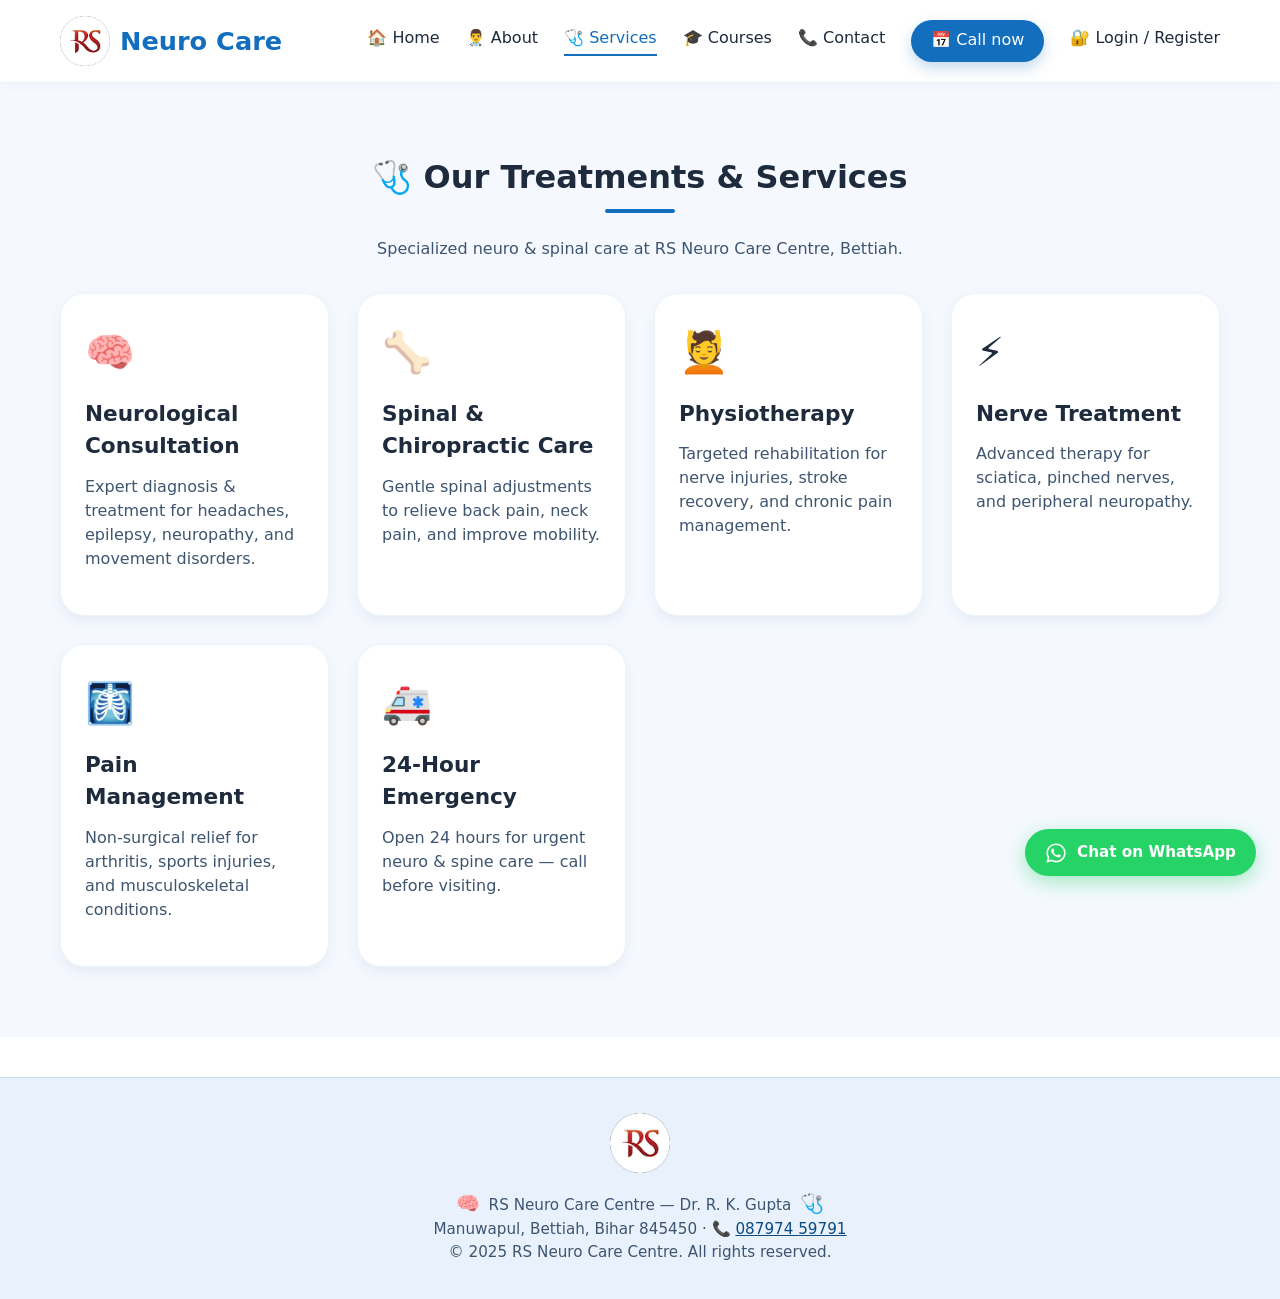
<file: services.html>
<!DOCTYPE html>
<html lang="en">
<head>
  <meta charset="UTF-8">
  <meta name="viewport" content="width=device-width, initial-scale=1.0">
  <title>Services & Treatments | RS Neuro Care Centre Bettiah</title>
  <meta name="description" content="Treatments & Services at RS Neuro Care Centre, Bettiah: Neurological Consultation, Spinal & Chiropractic Care, Physiotherapy, Sciatica, and Nerve Treatment.">
  <meta name="keywords" content="neurology treatments Bettiah, spine doctor Bettiah, physiotherapy clinic Bettiah, sciatica treatment Bettiah, emergency neuro care Bettiah">
  <meta property="og:title" content="Treatments & Services | RS Neuro Care Centre Bettiah">
  <meta property="og:description" content="Comprehensive neuro, spine, and physiotherapy services in Bettiah by Dr. R. K. Gupta.">
  <meta property="og:type" content="website">
  <link rel="icon" type="image/png" href="rs logo.png">
  <link rel="stylesheet" href="style.css">
  <script src="supabase-config.js"></script>
</head>
<body>
  <header class="navbar">
    <div class="container nav-container">
      <a href="index.html" class="logo">
        <img src="rs logo.png" alt="RS Neuro Care Centre Logo" class="logo-img">
        <span>Neuro Care</span>
      </a>
      <button class="nav-toggle" id="navToggle" aria-label="Toggle navigation menu" aria-expanded="false">
        <span></span>
        <span></span>
        <span></span>
      </button>
      <div class="nav-links" id="navLinks">
        <a href="index.html">🏠 Home</a>
        <a href="about.html">👨‍⚕️ About</a>
        <a href="services.html" class="active-page">🩺 Services</a>
        <a href="courses.html">🎓 Courses</a>
        <a href="contact.html">📞 Contact</a>
        <a href="tel:08797459791" class="btn">📅 Call now</a>
      </div>
    </div>
  </header>

  <main>
    <section class="section" style="background: var(--gray-light);">
      <div class="container">
        <div class="section-title">
          <h2>🩺 Our Treatments & Services</h2>
          <p>Specialized neuro & spinal care at RS Neuro Care Centre, Bettiah.</p>
        </div>
        <div class="services-grid">
          <div class="card">
            <div class="service-icon">🧠</div>
            <h3>Neurological Consultation</h3>
            <p>Expert diagnosis & treatment for headaches, epilepsy, neuropathy, and movement disorders.</p>
          </div>
          <div class="card">
            <div class="service-icon">🦴</div>
            <h3>Spinal & Chiropractic Care</h3>
            <p>Gentle spinal adjustments to relieve back pain, neck pain, and improve mobility.</p>
          </div>
          <div class="card">
            <div class="service-icon">💆</div>
            <h3>Physiotherapy</h3>
            <p>Targeted rehabilitation for nerve injuries, stroke recovery, and chronic pain management.</p>
          </div>
          <div class="card">
            <div class="service-icon">⚡</div>
            <h3>Nerve Treatment</h3>
            <p>Advanced therapy for sciatica, pinched nerves, and peripheral neuropathy.</p>
          </div>
          <div class="card">
            <div class="service-icon">🩻</div>
            <h3>Pain Management</h3>
            <p>Non-surgical relief for arthritis, sports injuries, and musculoskeletal conditions.</p>
          </div>
          <div class="card">
            <div class="service-icon">🚑</div>
            <h3>24-Hour Emergency</h3>
            <p>Open 24 hours for urgent neuro & spine care — call before visiting.</p>
          </div>
        </div>
      </div>
    </section>
  </main>

  <footer class="footer">
    <div class="container">
      <img src="rs logo.png" alt="RS Neuro Care Centre Logo" class="footer-logo-img">
      <p>
        <span class="footer-emoji">🧠</span> RS Neuro Care Centre — Dr. R. K. Gupta 
        <span class="footer-emoji">🩺</span><br>
        Manuwapul, Bettiah, Bihar 845450 · 📞 <a href="tel:08797459791" style="color: var(--primary-dark);">087974 59791</a><br>
        © 2025 RS Neuro Care Centre. All rights reserved.
      </p>
    </div>
  </footer>

  <!-- Floating WhatsApp CTA -->
  <a href="https://wa.me/918797459791?text=Namaste%20Dr.%20Gupta,%20mujhe%20appointment%20ke%20liye%20jankari%20chahiye." class="whatsapp-float" target="_blank" rel="noopener noreferrer" title="Chat on WhatsApp">
    <svg xmlns="http://www.w3.org/2000/svg" viewBox="0 0 448 512" width="22" height="22">
      <path d="M380.9 97.1C339 55.1 283.2 32 223.9 32c-122.4 0-222 99.6-222 222 0 39.1 10.2 77.3 29.6 111L0 480l117.7-30.9c32.4 17.7 68.9 27 106.1 27h.1c122.3 0 224.1-99.6 224.1-222 0-59.3-25.2-115-67.1-157zm-157 341.6c-33.2 0-65.7-8.9-94-25.7l-6.7-4-69.8 18.3L72 359.2l-4.4-7c-18.5-29.4-28.2-63.3-28.2-98.2 0-101.7 82.8-184.5 184.6-184.5 49.3 0 95.6 19.2 130.4 54.1 34.8 34.9 56.2 81.2 56.1 130.5 0 101.8-84.9 184.6-186.6 184.6zm101.2-138.2c-5.5-2.8-32.8-16.2-37.9-18-5.1-1.9-8.8-2.8-12.5 2.8-3.7 5.6-14.3 18-17.6 21.8-3.2 3.7-6.5 4.2-12 1.4-32.6-16.3-54-29.1-75.5-66-5.7-9.8 5.7-9.1 16.3-30.3 1.8-3.7.9-6.9-.5-9.7-1.4-2.8-12.5-30.1-17.1-41.2-4.5-10.8-9.1-9.3-12.5-9.5-3.2-.2-6.9-.2-10.6-.2-3.7 0-9.7 1.4-14.8 6.9-5.1 5.6-19.4 19-19.4 46.3 0 27.3 19.9 53.7 22.6 57.4 2.8 3.7 39.1 59.7 94.8 83.8 35.2 15.2 49 16.5 66.6 13.9 10.7-1.6 32.8-13.4 37.4-26.4 4.6-13 4.6-24.1 3.2-26.4-1.3-2.5-5-3.9-10.5-6.6z"/>
    </svg>
    <span>Chat on WhatsApp</span>
  </a>

  <script>
    const navToggle = document.getElementById('navToggle');
    const navLinks = document.getElementById('navLinks');
    if (navToggle && navLinks) {
      navToggle.addEventListener('click', () => {
        const isOpen = navLinks.classList.toggle('nav-open');
        navToggle.classList.toggle('active');
        navToggle.setAttribute('aria-expanded', isOpen);
      });
    }
  </script>
</body>
</html>
</file>
<file: style.css>
* { margin: 0; padding: 0; box-sizing: border-box; font-family: system-ui, 'Segoe UI', Roboto, sans-serif; }
body { background: #ffffff; color: #1e2b3c; line-height: 1.5; }
.container { max-width: 1200px; margin: 0 auto; padding: 0 20px; }
:root {
  --primary-blue: #146ebe;
  --primary-dark: #0b4b82;
  --soft-blue: #e8f1fc;
  --gray-light: #f5f9ff;
  --text-dark: #1e2b3c;
  --text-soft: #3e5570;
  --white: #ffffff;
  --shadow-sm: 0 6px 14px rgba(0, 40, 80, 0.06);
  --shadow-md: 0 12px 24px rgba(0, 40, 80, 0.08);
}
h1, h2, h3 { font-weight: 600; color: var(--text-dark); }
h1 { font-size: 2.5rem; line-height: 1.2; }
h2 { font-size: 2rem; margin-bottom: 1.5rem; position: relative; }
h2:after { content: ''; display: block; width: 70px; height: 4px; background: var(--primary-blue); margin-top: 8px; border-radius: 4px; }
h3 { font-size: 1.35rem; margin-bottom: 0.75rem; }
p { color: var(--text-soft); margin-bottom: 1rem; }
.section { padding: 70px 0; }
.section-title { text-align: center; margin-bottom: 2rem; }
.section-title h2:after { margin-left: auto; margin-right: auto; }

/* Buttons */
.btn { display: inline-block; background: var(--primary-blue); color: white; padding: 12px 28px; border-radius: 40px; font-weight: 600; text-decoration: none; transition: 0.2s; border: none; cursor: pointer; box-shadow: 0 6px 14px rgba(20, 110, 190, 0.25); }
.btn:hover { background: var(--primary-dark); transform: translateY(-2px); }
.btn-outline { background: transparent; color: var(--primary-blue); border: 2px solid var(--primary-blue); box-shadow: none; padding: 10px 24px; }
.btn-outline:hover { background: var(--soft-blue); }

/* Cards */
.card { background: white; border-radius: 24px; padding: 28px 24px; box-shadow: var(--shadow-sm); transition: 0.2s; border: 1px solid rgba(20, 110, 190, 0.08); height: 100%; }
.card:hover { box-shadow: var(--shadow-md); transform: translateY(-4px); border-color: rgba(20, 110, 190, 0.2); }

/* Navbar */
.navbar { background: white; box-shadow: 0 4px 12px rgba(0,0,0,0.02); padding: 16px 0; position: sticky; top: 0; z-index: 100; border-bottom: 1px solid var(--soft-blue); }
.nav-container { display: flex; justify-content: space-between; align-items: center; flex-wrap: wrap; }
.logo { font-size: 1.6rem; font-weight: 700; display: flex; align-items: center; gap: 10px; color: var(--primary-dark); text-decoration: none; }
.logo span { color: var(--primary-blue); }
.logo-img { height: 50px; width: auto; display: block; }
.nav-links { display: flex; gap: 26px; align-items: center; flex-wrap: wrap; }
.nav-links a { text-decoration: none; color: var(--text-dark); font-weight: 500; transition: 0.2s; padding-bottom: 4px; border-bottom: 2px solid transparent; }
.nav-links a:hover, .nav-links a.active-page { color: var(--primary-blue); border-bottom-color: var(--primary-blue); }
.nav-links .btn { color: white; padding: 8px 20px; }

/* Footer */
.footer { background: var(--soft-blue); padding: 35px 0; margin-top: 40px; text-align: center; border-top: 1px solid rgba(20,110,190,0.15); }
.footer p { margin-bottom: 0; font-size: 0.95rem; }
.footer-emoji { font-size: 1.2rem; margin: 0 4px; }
.footer-logo-img { height: 60px; width: auto; margin-bottom: 10px; }

/* Homepage — Hero */
.hero { background: linear-gradient(135deg, var(--soft-blue) 0%, #ffffff 100%); padding: 60px 0 70px; border-bottom: 1px solid rgba(20,110,190,0.1); }
.hero-grid { display: flex; align-items: center; gap: 40px; flex-wrap: wrap; }
.hero-content { flex: 1 1 300px; }
.hero-content .badge { display: inline-block; background: white; padding: 6px 18px; border-radius: 40px; font-size: 0.9rem; font-weight: 600; color: var(--primary-blue); box-shadow: var(--shadow-sm); margin-bottom: 20px; border: 1px solid rgba(20,110,190,0.2); }
.hero-content h1 { margin-bottom: 20px; }
.hero-content p { font-size: 1.15rem; max-width: 550px; }
.hero-emoji { font-size: 2rem; margin-right: 8px; vertical-align: middle; }
.hero-image { flex: 1 1 280px; background: white; border-radius: 40px; padding: 30px 20px; text-align: center; box-shadow: var(--shadow-md); border: 1px solid rgba(20,110,190,0.15); }
.hero-logo-img { max-width: 180px; height: auto; margin-bottom: 10px; }
.hero-image span { display: block; font-size: 1rem; color: var(--text-soft); margin-top: 10px; }

/* Stats */
.stats-grid { display: flex; flex-wrap: wrap; justify-content: center; gap: 30px; margin-top: 20px; }
.stat-item { background: white; border-radius: 24px; padding: 28px 24px; flex: 1 1 150px; text-align: center; box-shadow: var(--shadow-sm); border: 1px solid rgba(20,110,190,0.1); }
.stat-emoji { font-size: 2.5rem; margin-bottom: 12px; }
.stat-number { font-size: 2.2rem; font-weight: 700; color: var(--primary-blue); }
.stat-label { font-weight: 500; color: var(--text-soft); }

/* About page */
.profile-grid { display: flex; gap: 40px; flex-wrap: wrap; align-items: center; }
.profile-avatar { flex: 1 1 200px; background: var(--soft-blue); border-radius: 40px; padding: 40px 20px; text-align: center; font-size: 6rem; box-shadow: var(--shadow-sm); }
.profile-details { flex: 2 1 350px; }
.profile-details h3 { font-size: 1.8rem; margin-bottom: 0.25rem; }
.profile-title { color: var(--primary-blue); font-weight: 600; margin-bottom: 1rem; font-size: 1.1rem; }
.profile-list { list-style: none; margin: 20px 0; }
.profile-list li { margin-bottom: 12px; display: flex; align-items: center; gap: 12px; font-size: 1.05rem; }
.review-card { background: white; border-radius: 20px; padding: 20px; box-shadow: var(--shadow-sm); border: 1px solid rgba(20,110,190,0.1); }
.review-header { display: flex; justify-content: space-between; align-items: center; margin-bottom: 10px; flex-wrap: wrap; }
.review-stars { color: #f5b342; letter-spacing: 2px; }
.reviewer { font-weight: 600; color: var(--text-dark); }
.review-text { font-style: italic; }
.owner-response { background: var(--gray-light); padding: 10px 14px; border-radius: 14px; margin-top: 10px; font-size: 0.9rem; border-left: 4px solid var(--primary-blue); }
.rating-badge { display: inline-flex; align-items: center; gap: 8px; background: #eaf3ff; padding: 6px 16px; border-radius: 40px; font-weight: 600; color: var(--primary-dark); }

/* Services */
.services-grid { display: grid; grid-template-columns: repeat(auto-fit, minmax(250px, 1fr)); gap: 28px; }
.service-icon { font-size: 2.5rem; margin-bottom: 16px; }

/* Courses */
.courses-grid { display: grid; grid-template-columns: repeat(auto-fit, minmax(260px, 1fr)); gap: 28px; }
.course-card { border-left: 6px solid var(--primary-blue); }
.course-meta { display: flex; gap: 15px; flex-wrap: wrap; margin: 16px 0 10px; font-size: 0.95rem; color: var(--text-soft); }
.course-meta span { display: flex; align-items: center; gap: 6px; background: var(--gray-light); padding: 4px 12px; border-radius: 40px; }

/* Contact */
.contact-wrapper { display: flex; gap: 30px; flex-wrap: wrap; }
.contact-info { flex: 1 1 280px; background: white; border-radius: 24px; padding: 30px; box-shadow: var(--shadow-sm); }
.contact-item { display: flex; gap: 14px; margin-bottom: 24px; align-items: flex-start; }
.contact-emoji { font-size: 1.6rem; }
.contact-text strong { display: block; color: var(--text-dark); margin-bottom: 4px; }
.map-container { flex: 1 1 400px; border-radius: 24px; overflow: hidden; box-shadow: var(--shadow-sm); border: 1px solid rgba(20,110,190,0.2); background: white; min-height: 320px; }
.map-container iframe { width: 100%; height: 100%; min-height: 320px; border: 0; display: block; }

/* Utilities */
.text-center { text-align: center; }
.mt-3 { margin-top: 1.5rem; }
.page-section { scroll-margin-top: 80px; }

/* Hamburger Menu Toggle */
.nav-toggle {
  display: none;
  background: transparent;
  border: none;
  cursor: pointer;
  padding: 8px;
  flex-direction: column;
  gap: 5px;
  z-index: 101;
}
.nav-toggle span {
  display: block;
  width: 26px;
  height: 3px;
  background-color: var(--primary-dark);
  border-radius: 2px;
  transition: all 0.3s ease;
}
.nav-toggle.active span:nth-child(1) {
  transform: translateY(8px) rotate(45deg);
}
.nav-toggle.active span:nth-child(2) {
  opacity: 0;
}
.nav-toggle.active span:nth-child(3) {
  transform: translateY(-8px) rotate(-45deg);
}

/* Floating WhatsApp Button */
.whatsapp-float {
  position: fixed;
  bottom: 24px;
  right: 24px;
  background: #25D366;
  color: #ffffff !important;
  display: flex;
  align-items: center;
  gap: 10px;
  padding: 12px 20px;
  border-radius: 50px;
  box-shadow: 0 6px 20px rgba(37, 211, 102, 0.4);
  text-decoration: none;
  font-weight: 600;
  font-size: 0.95rem;
  z-index: 999;
  transition: all 0.3s ease;
}
.whatsapp-float svg {
  fill: currentColor;
  display: block;
}
.whatsapp-float:hover {
  background: #20ba59;
  transform: translateY(-3px) scale(1.03);
  box-shadow: 0 10px 25px rgba(37, 211, 102, 0.5);
  color: #ffffff;
}

/* Responsive */
@media (max-width: 768px) {
  .nav-container { 
    flex-direction: row; 
    justify-content: space-between; 
    align-items: center; 
    gap: 0; 
  }
  .nav-toggle { 
    display: flex; 
  }
  .nav-links {
    position: absolute;
    top: 100%;
    left: 0;
    width: 100%;
    background: #ffffff;
    flex-direction: column;
    align-items: stretch;
    padding: 20px;
    gap: 16px;
    box-shadow: 0 10px 20px rgba(0, 40, 80, 0.1);
    border-bottom: 1px solid var(--soft-blue);
    display: none;
  }
  .nav-links.nav-open {
    display: flex;
  }
  .nav-links a {
    padding: 10px 14px;
    border-radius: 8px;
  }
  .nav-links a:hover, .nav-links a.active-page {
    background: var(--soft-blue);
    border-bottom-color: transparent;
  }
  .nav-links .btn {
    text-align: center;
    margin-top: 6px;
  }
  h1 { font-size: 2rem; } h2 { font-size: 1.75rem; } .section { padding: 50px 0; }
  .logo-img { height: 40px; }
  .whatsapp-float span { display: none; }
  .whatsapp-float {
    padding: 14px;
    border-radius: 50%;
    bottom: 20px;
    right: 20px;
  }
}
@media (max-width: 640px) {
  .hero-image { font-size: 3.5rem; }
  .profile-avatar { font-size: 4.5rem; padding: 25px; }
  .btn { padding: 10px 20px; }
  .hero-logo-img { max-width: 130px; }
}

/* ==============================================================================
   DASHBOARD, ADMIN & AUTH COMPONENT STYLES
   ============================================================================== */

/* Forms & Inputs */
.form-group { margin-bottom: 1.25rem; text-align: left; }
.form-label { display: block; font-weight: 600; font-size: 0.9rem; margin-bottom: 6px; color: var(--text-dark); }
.form-control {
  width: 100%;
  padding: 12px 16px;
  border-radius: 12px;
  border: 1px solid rgba(20, 110, 190, 0.2);
  font-size: 0.95rem;
  background: white;
  color: var(--text-dark);
  transition: border-color 0.2s, box-shadow 0.2s;
  font-family: inherit;
}
.form-control:focus {
  outline: none;
  border-color: var(--primary-blue);
  box-shadow: 0 0 0 3px rgba(20, 110, 190, 0.15);
}

/* Auth Cards & Layout */
.auth-wrapper { min-height: 80vh; display: flex; align-items: center; justify-content: center; padding: 40px 20px; background: var(--gray-light); }
.auth-card { background: white; border-radius: 28px; padding: 36px 30px; width: 100%; max-width: 480px; box-shadow: var(--shadow-md); border: 1px solid rgba(20,110,190,0.12); text-align: center; }
.auth-tabs { display: flex; background: var(--soft-blue); border-radius: 40px; padding: 4px; margin-bottom: 24px; }
.auth-tab { flex: 1; padding: 10px; border-radius: 30px; border: none; background: transparent; font-weight: 600; font-size: 0.9rem; color: var(--text-soft); cursor: pointer; transition: 0.2s; }
.auth-tab.active { background: white; color: var(--primary-dark); box-shadow: var(--shadow-sm); }
.demo-accounts-box { background: var(--soft-blue); border-radius: 16px; padding: 16px; margin-top: 24px; text-align: left; font-size: 0.85rem; border: 1px dashed var(--primary-blue); }

/* Dashboard & Admin Shell */
.dashboard-layout { display: flex; gap: 30px; padding: 40px 0; }
.dashboard-sidebar { flex: 0 0 260px; background: white; border-radius: 24px; padding: 24px; box-shadow: var(--shadow-sm); border: 1px solid rgba(20,110,190,0.1); height: fit-content; }
.dashboard-main { flex: 1; min-width: 0; }
.dashboard-menu { list-style: none; display: flex; flex-direction: column; gap: 6px; }
.dashboard-menu-item {
  display: flex;
  align-items: center;
  gap: 12px;
  padding: 12px 18px;
  border-radius: 14px;
  color: var(--text-dark);
  text-decoration: none;
  font-weight: 600;
  font-size: 0.95rem;
  transition: 0.2s;
  cursor: pointer;
  border: none;
  background: transparent;
  width: 100%;
  text-align: left;
}
.dashboard-menu-item:hover, .dashboard-menu-item.active { background: var(--soft-blue); color: var(--primary-dark); }
.dashboard-menu-item.active { border-left: 4px solid var(--primary-blue); }

/* Metrics & Stats Grid */
.metrics-grid { display: grid; grid-template-columns: repeat(auto-fit, minmax(180px, 1fr)); gap: 20px; margin-bottom: 28px; }
.metric-card { background: white; border-radius: 20px; padding: 20px; box-shadow: var(--shadow-sm); border: 1px solid rgba(20,110,190,0.08); text-align: center; }
.metric-value { font-size: 2rem; font-weight: 700; color: var(--primary-blue); margin: 6px 0; }
.metric-label { font-size: 0.85rem; color: var(--text-soft); font-weight: 600; text-transform: uppercase; letter-spacing: 0.5px; }

/* Status Badges */
.badge { display: inline-flex; align-items: center; gap: 4px; padding: 4px 12px; border-radius: 30px; font-size: 0.8rem; font-weight: 600; }
.badge-pending { background: #fff4e5; color: #b76e00; }
.badge-approved, .badge-active, .badge-completed, .badge-resolved { background: #e6f7ec; color: #027a48; }
.badge-rejected, .badge-suspended, .badge-urgent, .badge-high { background: #fef3f2; color: #b42318; }
.badge-in_progress, .badge-waiting_user, .badge-contacted, .badge-medium { background: #eff8ff; color: #175cd3; }
.badge-admin { background: #f4ebff; color: #6941c6; }
.badge-user { background: var(--soft-blue); color: var(--primary-dark); }

/* Responsive Data Tables */
.rs-table-container { background: white; border-radius: 20px; box-shadow: var(--shadow-sm); border: 1px solid rgba(20,110,190,0.08); overflow-x: auto; margin-top: 16px; }
.rs-table { width: 100%; border-collapse: collapse; text-align: left; font-size: 0.92rem; }
.rs-table th { background: var(--gray-light); padding: 14px 18px; font-weight: 600; color: var(--text-soft); border-bottom: 1px solid rgba(20,110,190,0.1); }
.rs-table td { padding: 14px 18px; border-bottom: 1px solid rgba(20,110,190,0.06); color: var(--text-dark); vertical-align: middle; }
.rs-table tr:last-child td { border-bottom: none; }
.rs-table tr:hover { background: #fafcff; }

/* Support Chat Conversation */
.chat-thread { display: flex; flex-direction: column; gap: 14px; max-height: 380px; overflow-y: auto; padding: 16px; background: var(--gray-light); border-radius: 18px; margin: 16px 0; }
.chat-bubble { max-width: 80%; padding: 12px 16px; border-radius: 18px; font-size: 0.92rem; line-height: 1.4; }
.chat-bubble-user { align-self: flex-start; background: white; border: 1px solid rgba(20,110,190,0.15); border-bottom-left-radius: 4px; }
.chat-bubble-admin { align-self: flex-end; background: var(--primary-blue); color: white; border-bottom-right-radius: 4px; }
.chat-meta { font-size: 0.75rem; margin-top: 4px; opacity: 0.8; }

/* Modals */
.rs-modal-backdrop { position: fixed; top: 0; left: 0; width: 100vw; height: 100vh; background: rgba(14, 30, 48, 0.5); backdrop-filter: blur(4px); display: none; align-items: center; justify-content: center; z-index: 1000; padding: 20px; }
.rs-modal-backdrop.active { display: flex; }
.rs-modal-content { background: white; border-radius: 28px; width: 100%; max-width: 580px; max-height: 90vh; overflow-y: auto; padding: 32px; box-shadow: 0 20px 40px rgba(0,0,0,0.15); position: relative; }
.rs-modal-close { position: absolute; top: 20px; right: 20px; background: var(--soft-blue); border: none; font-size: 1.2rem; width: 36px; height: 36px; border-radius: 50%; cursor: pointer; display: flex; align-items: center; justify-content: center; color: var(--primary-dark); }

/* Mobile Dashboard Layout */
@media (max-width: 860px) {
  .dashboard-layout { flex-direction: column; }
  .dashboard-sidebar { flex: 1 1 100%; }
  .dashboard-menu { flex-direction: row; flex-wrap: wrap; }
  .dashboard-menu-item { flex: 1 1 calc(50% - 10px); }
}
</file>
